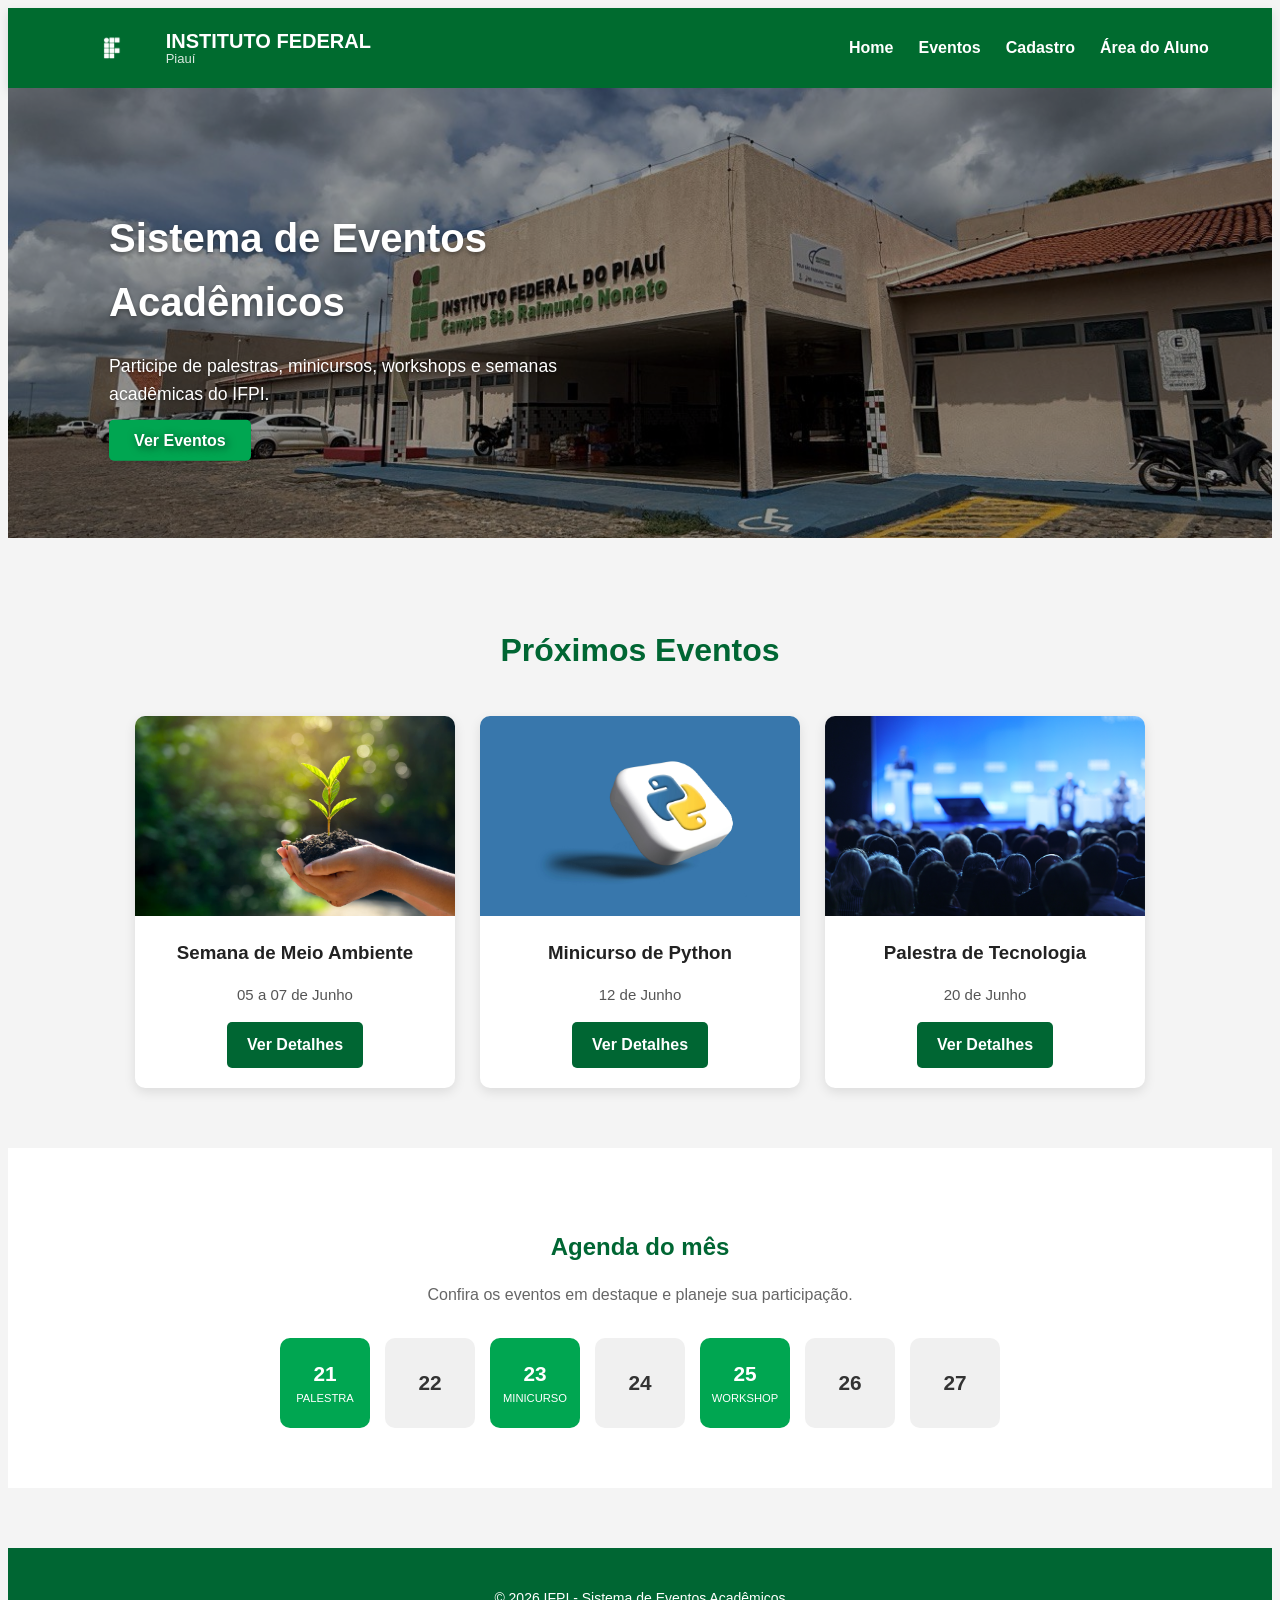
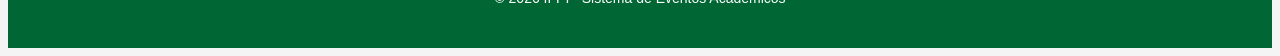
<file: index.html>
<!DOCTYPE html>
<html lang="pt-BR">
<head>
    <meta charset="UTF-8">
    <meta name="viewport" content="width=device-width, initial-scale=1.0">
    <title>Eventos IFPI</title>
    <link rel="stylesheet" href="css/style.css">
</head>
<body>

  
    <header>

<div class="logo">
    <img src="img/logo.png" alt="Logo IFPI">

    <div class="logo-texto">
        <h1>INSTITUTO FEDERAL</h1>
        <h4>Piauí</h4>
    </div>
</div>

        <nav>
            <ul>
                <li><a href="index.html">Home</a></li>
                <li><a href="eventos.html">Eventos</a></li>
                <li><a href="cadastro.html">Cadastro</a></li>
                <li><a href="aluno.html">Área do Aluno</a></li>
            </ul>
        </nav>

    </header>

  
    <section class="banner">

        <img src="img/banner-home.jpg" alt="Banner Principal">

        <div class="banner-texto">
            <h2>Sistema de Eventos Acadêmicos</h2>

            <p>
                Participe de palestras, minicursos, workshops e semanas acadêmicas do IFPI.
            </p>

            <a href="eventos.html">Ver Eventos</a>
        </div>

    </section>

    
    <section class="eventos-destaque">

        <h2>Próximos Eventos</h2>

        <div class="cards">

            <article class="card">

                <img src="img/meio-ambiente.jpg" alt="Semana de Meio Ambiente">

                <h3>Semana de Meio Ambiente</h3>

                <p>05 a 07 de Junho</p>

                <a href="evento-meio-ambiente.html">Ver Detalhes</a>

            </article>

            <article class="card">

                <img src="img/python.jpg" alt="Minicurso de Python">

                <h3>Minicurso de Python</h3>

                <p>12 de Junho</p>

                <a href="evento-python.html">Ver Detalhes</a>

            </article>

            <article class="card">

                <img src="img/Palestra de Tecnologia.webp" alt="Palestra de Tecnologia">

                <h3>Palestra de Tecnologia</h3>

                <p>20 de Junho</p>

                <a href="evento-tecnologia.html">Ver Detalhes</a>

            </article>

        </div>
    </section>

     <section class="calendar-section">
      <div class="section-header">
        <h2>Agenda do mês</h2>
        <p>Confira os eventos em destaque e planeje sua participação.</p>
      </div>
      <div class="calendar-grid">
        <div class="calendar-day highlight">21<br><small>Palestra</small></div>
        <div class="calendar-day">22</div>
        <div class="calendar-day highlight">23<br><small>Minicurso</small></div>
        <div class="calendar-day">24</div>
        <div class="calendar-day highlight">25<br><small>Workshop</small></div>
        <div class="calendar-day">26</div>
        <div class="calendar-day">27</div>
      </div>
    </section>
    
    <footer>

        <p>
            © 2026 IFPI - Sistema de Eventos Acadêmicos
        </p>

    </footer>

</body>
</html>
</file>
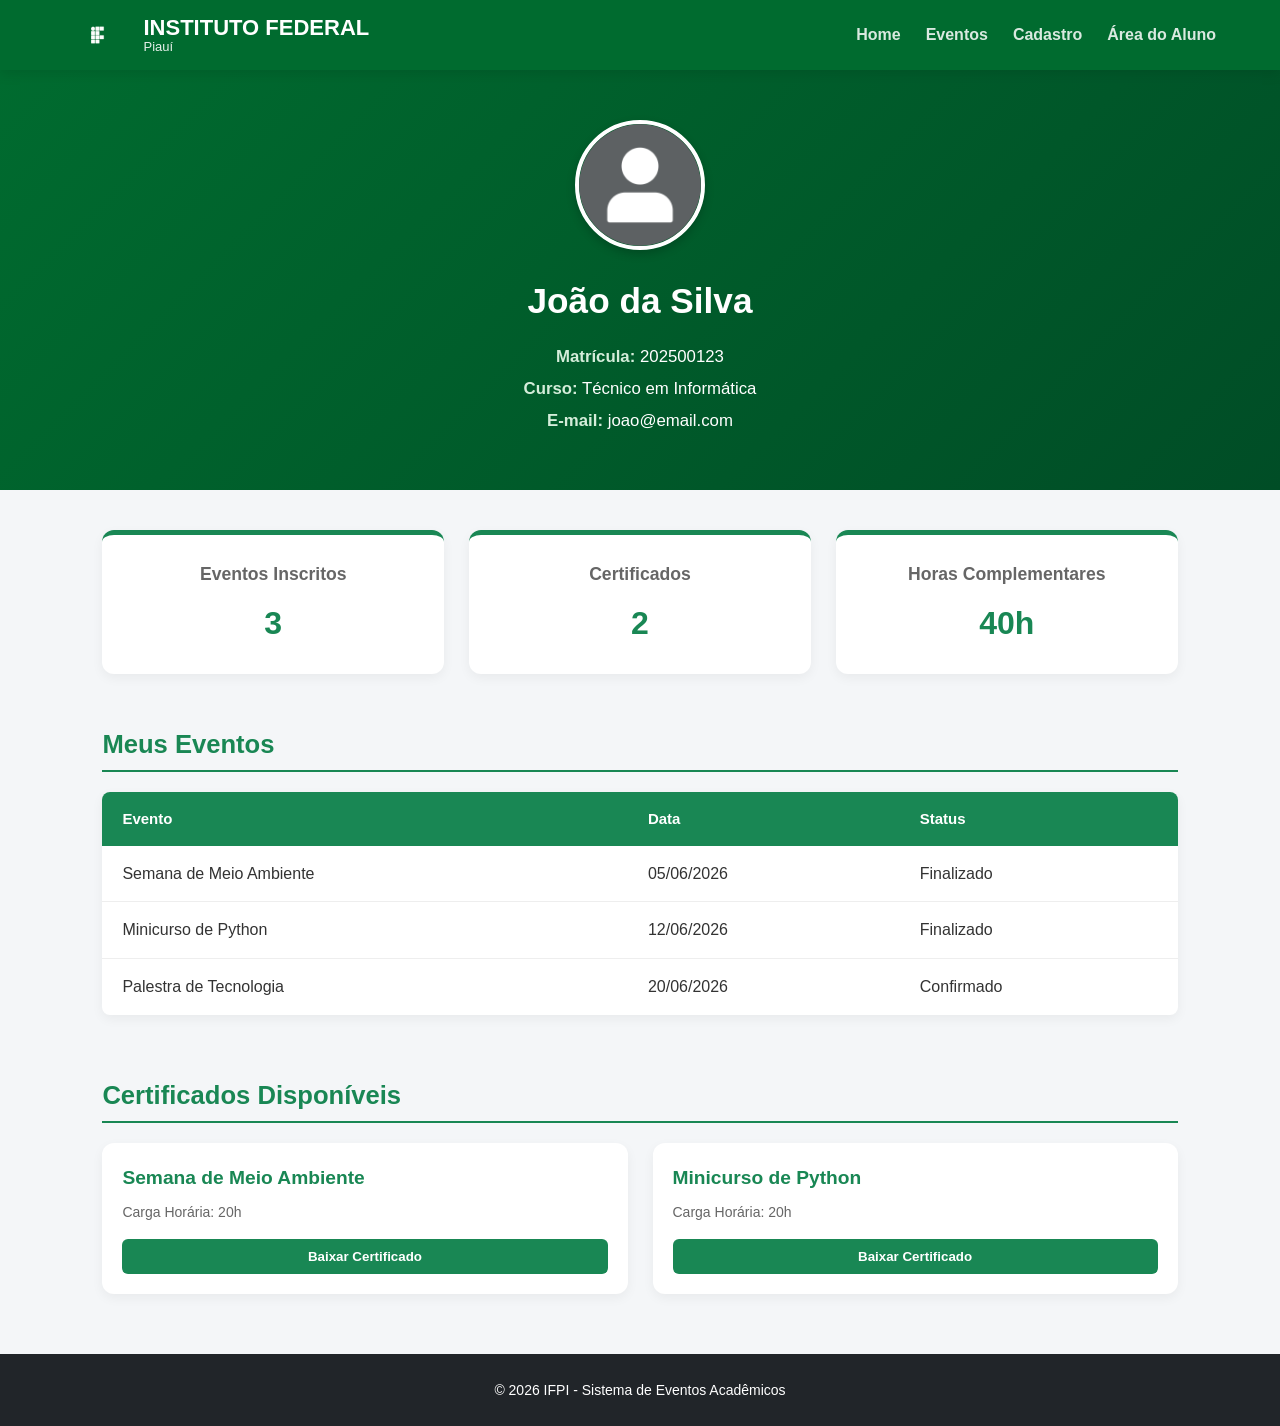
<file: aluno.html>
<!DOCTYPE html>
<html lang="pt-BR">
<head>
    <meta charset="UTF-8">
    <meta name="viewport" content="width=device-width, initial-scale=1.0">
    <title>Área do Aluno - IFPI</title>

    <link rel="stylesheet" href="css/aluno.css">
</head>
<body>

   
    <header>

      <div class="logo">
    <img src="img/logo.png" alt="Logo IFPI">

    <div class="logo-texto">
        <h1>INSTITUTO FEDERAL</h1>
        <h4>Piauí</h4>
    </div>

        <nav>
            <ul>
                <li><a href="index.html">Home</a></li>
                <li><a href="eventos.html">Eventos</a></li>
                <li><a href="cadastro.html">Cadastro</a></li>
                <li><a href="aluno.html">Área do Aluno</a></li>
            </ul>
        </nav>

    </header>

    <section class="perfil-aluno">

        <img src="img/perfil.png" alt="Foto do aluno">

        <h2>João da Silva</h2>

        <p><strong>Matrícula:</strong> 202500123</p>

        <p><strong>Curso:</strong> Técnico em Informática</p>

        <p><strong>E-mail:</strong> joao@email.com</p>

    </section>

    
    <section class="resumo">

        <div class="card-resumo">
            <h3>Eventos Inscritos</h3>
            <p>3</p>
        </div>

        <div class="card-resumo">
            <h3>Certificados</h3>
            <p>2</p>
        </div>

        <div class="card-resumo">
            <h3>Horas Complementares</h3>
            <p>40h</p>
        </div>

    </section>

    
   <section class="inscricoes">

        <h2>Meus Eventos</h2>

        <table>
            <thead>
                <tr>
                    <th>Evento</th>
                    <th>Data</th>
                    <th>Status</th>
                </tr>
            </thead>
            
            <tbody>
                <tr>
                    <td data-label="Evento">Semana de Meio Ambiente</td>
                    <td data-label="Data">05/06/2026</td>
                    <td data-label="Status">Finalizado</td>
                </tr>

                <tr>
                    <td data-label="Evento">Minicurso de Python</td>
                    <td data-label="Data">12/06/2026</td>
                    <td data-label="Status">Finalizado</td>
                </tr>

                <tr>
                    <td data-label="Evento">Palestra de Tecnologia</td>
                    <td data-label="Data">20/06/2026</td>
                    <td data-label="Status">Confirmado</td>
                </tr>
            </tbody>

        </table>

    </section>

    
    <section class="certificados">

        <h2>Certificados Disponíveis</h2>

        <div class="lista-certificados">

            <article class="certificado">

                <h3>Semana de Meio Ambiente</h3>

                <p>Carga Horária: 20h</p>

                <button><a href="img/certificado1.png" download>Baixar Certificado</a></button>

            </article>

            <article class="certificado">

                <h3>Minicurso de Python</h3>

                <p>Carga Horária: 20h</p>

                <button><a href="img/certificado2.png" download>Baixar Certificado</a></button>

            </article>

        </div>

    </section>

    
    <footer>

        <p>
            © 2026 IFPI - Sistema de Eventos Acadêmicos
        </p>

    </footer>

</body>
</html>
</file>
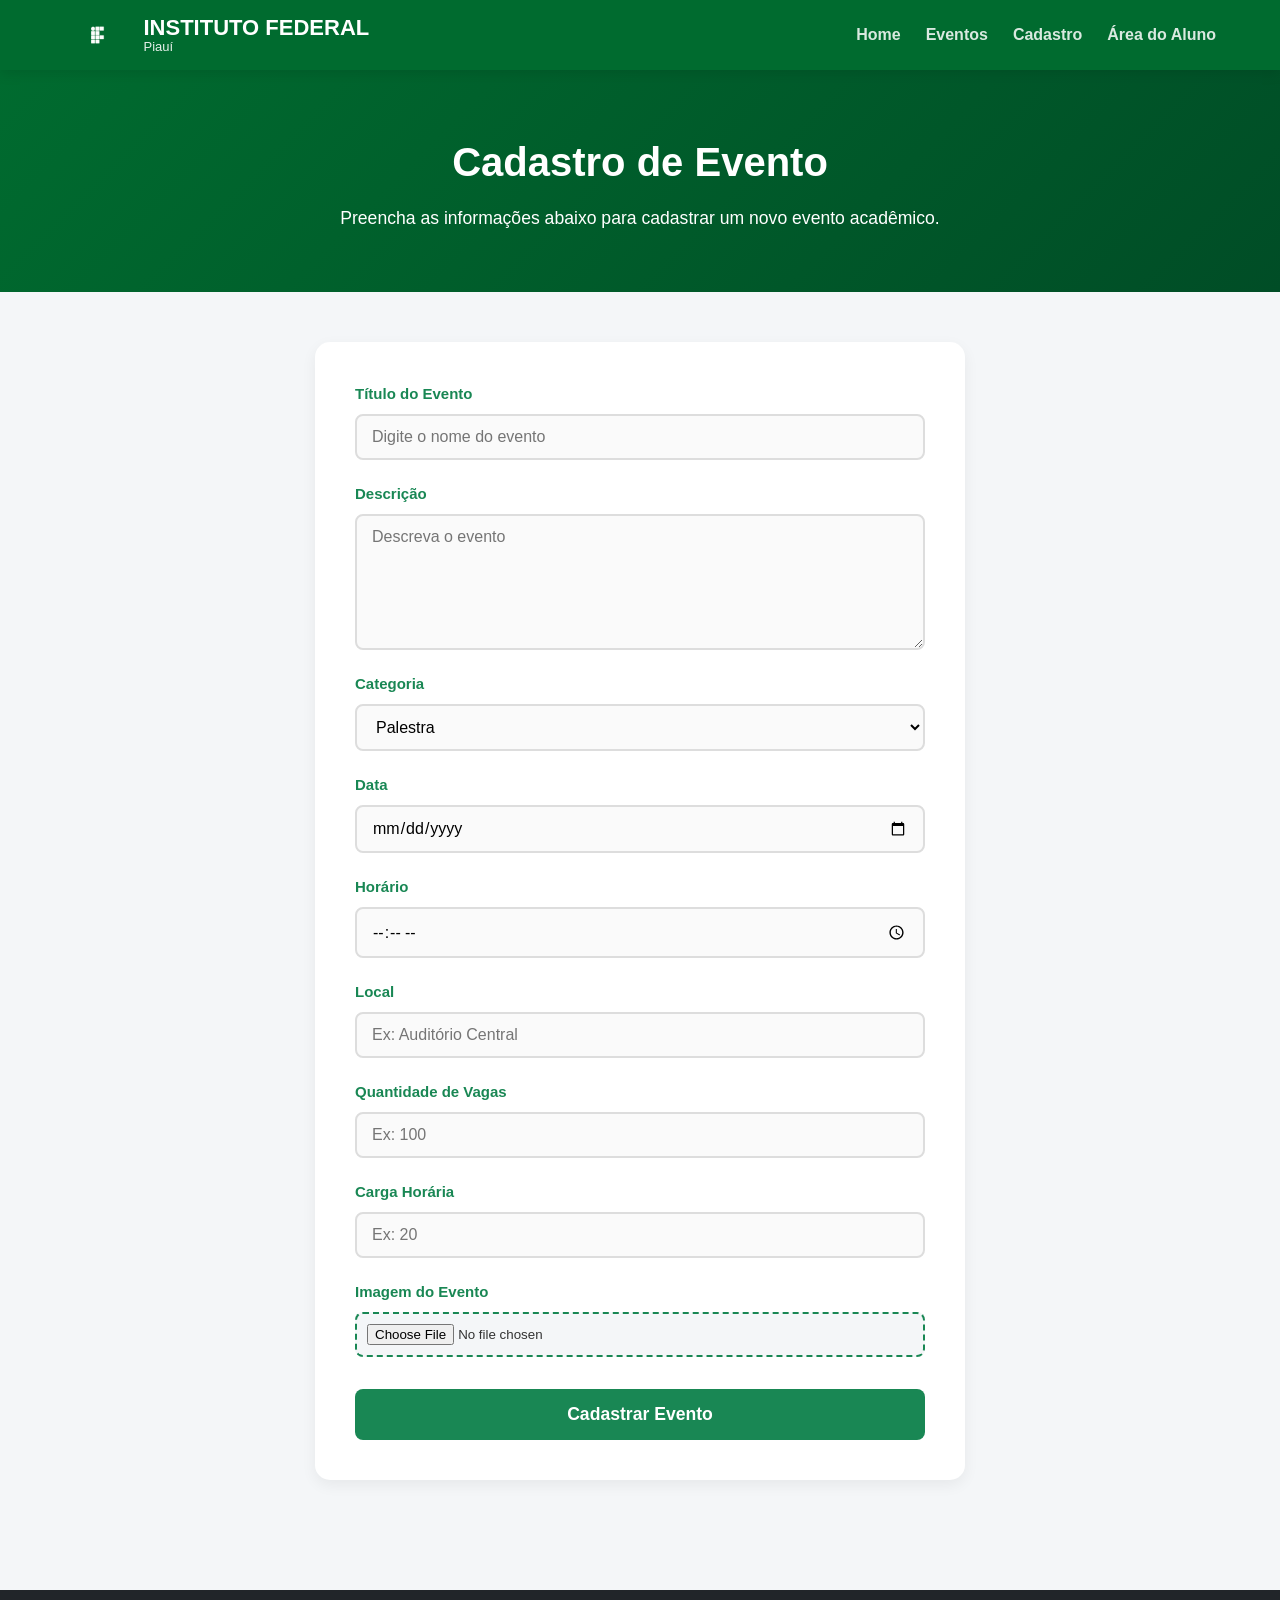
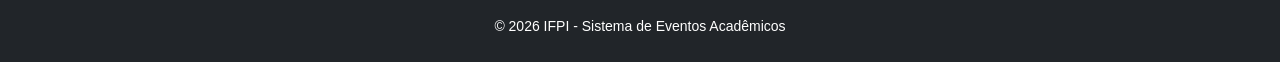
<file: cadastro.html>
<!DOCTYPE html>
<html lang="pt-BR">
<head>
    <meta charset="UTF-8">
    <meta name="viewport" content="width=device-width, initial-scale=1.0">
    <title>Cadastro de Eventos - IFPI</title>

    <link rel="stylesheet" href="css/cadastro.css">
</head>
<body>

    
    <header>

     <div class="logo">
    <img src="img/logo.png" alt="Logo IFPI">

    <div class="logo-texto">
        <h1>INSTITUTO FEDERAL</h1>
        <h4>Piauí</h4>
    </div>

        <nav>
            <ul>
                <li><a href="index.html">Home</a></li>
                <li><a href="eventos.html">Eventos</a></li>
                <li><a href="cadastro.html">Cadastro</a></li>
                <li><a href="aluno.html">Área do Aluno</a></li>
            </ul>
        </nav>

    </header>

   
    <section class="titulo-pagina">

        <h2>Cadastro de Evento</h2>

        <p>
            Preencha as informações abaixo para cadastrar um novo evento acadêmico.
        </p>

    </section>

   
    <section class="cadastro-evento">

        <form>

            <div class="campo">
                <label for="titulo">Título do Evento</label>
                <input type="text" id="titulo" placeholder="Digite o nome do evento">
            </div>

            <div class="campo">
                <label for="descricao">Descrição</label>
                <textarea id="descricao" rows="6" placeholder="Descreva o evento"></textarea>
            </div>

            <div class="campo">
                <label for="categoria">Categoria</label>

                <select id="categoria">
                    <option>Palestra</option>
                    <option>Workshop</option>
                    <option>Minicurso</option>
                    <option>Semana Acadêmica</option>
                    <option>Seminário</option>
                </select>
            </div>

            <div class="campo">
                <label for="data">Data</label>
                <input type="date" id="data">
            </div>

            <div class="campo">
                <label for="hora">Horário</label>
                <input type="time" id="hora">
            </div>

            <div class="campo">
                <label for="local">Local</label>
                <input type="text" id="local" placeholder="Ex: Auditório Central">
            </div>

            <div class="campo">
                <label for="vagas">Quantidade de Vagas</label>
                <input type="number" id="vagas" placeholder="Ex: 100">
            </div>

            <div class="campo">
                <label for="carga">Carga Horária</label>
                <input type="number" id="carga" placeholder="Ex: 20">
            </div>

            <div class="campo">
                <label for="imagem">Imagem do Evento</label>
                <input type="file" id="imagem">
            </div>

            <div class="campo">
                <button type="submit">
                    Cadastrar Evento
                </button>
            </div>

        </form>

    </section>

    
    <footer>

        <p>
            © 2026 IFPI - Sistema de Eventos Acadêmicos
        </p>

    </footer>

</body>
</html>
</file>
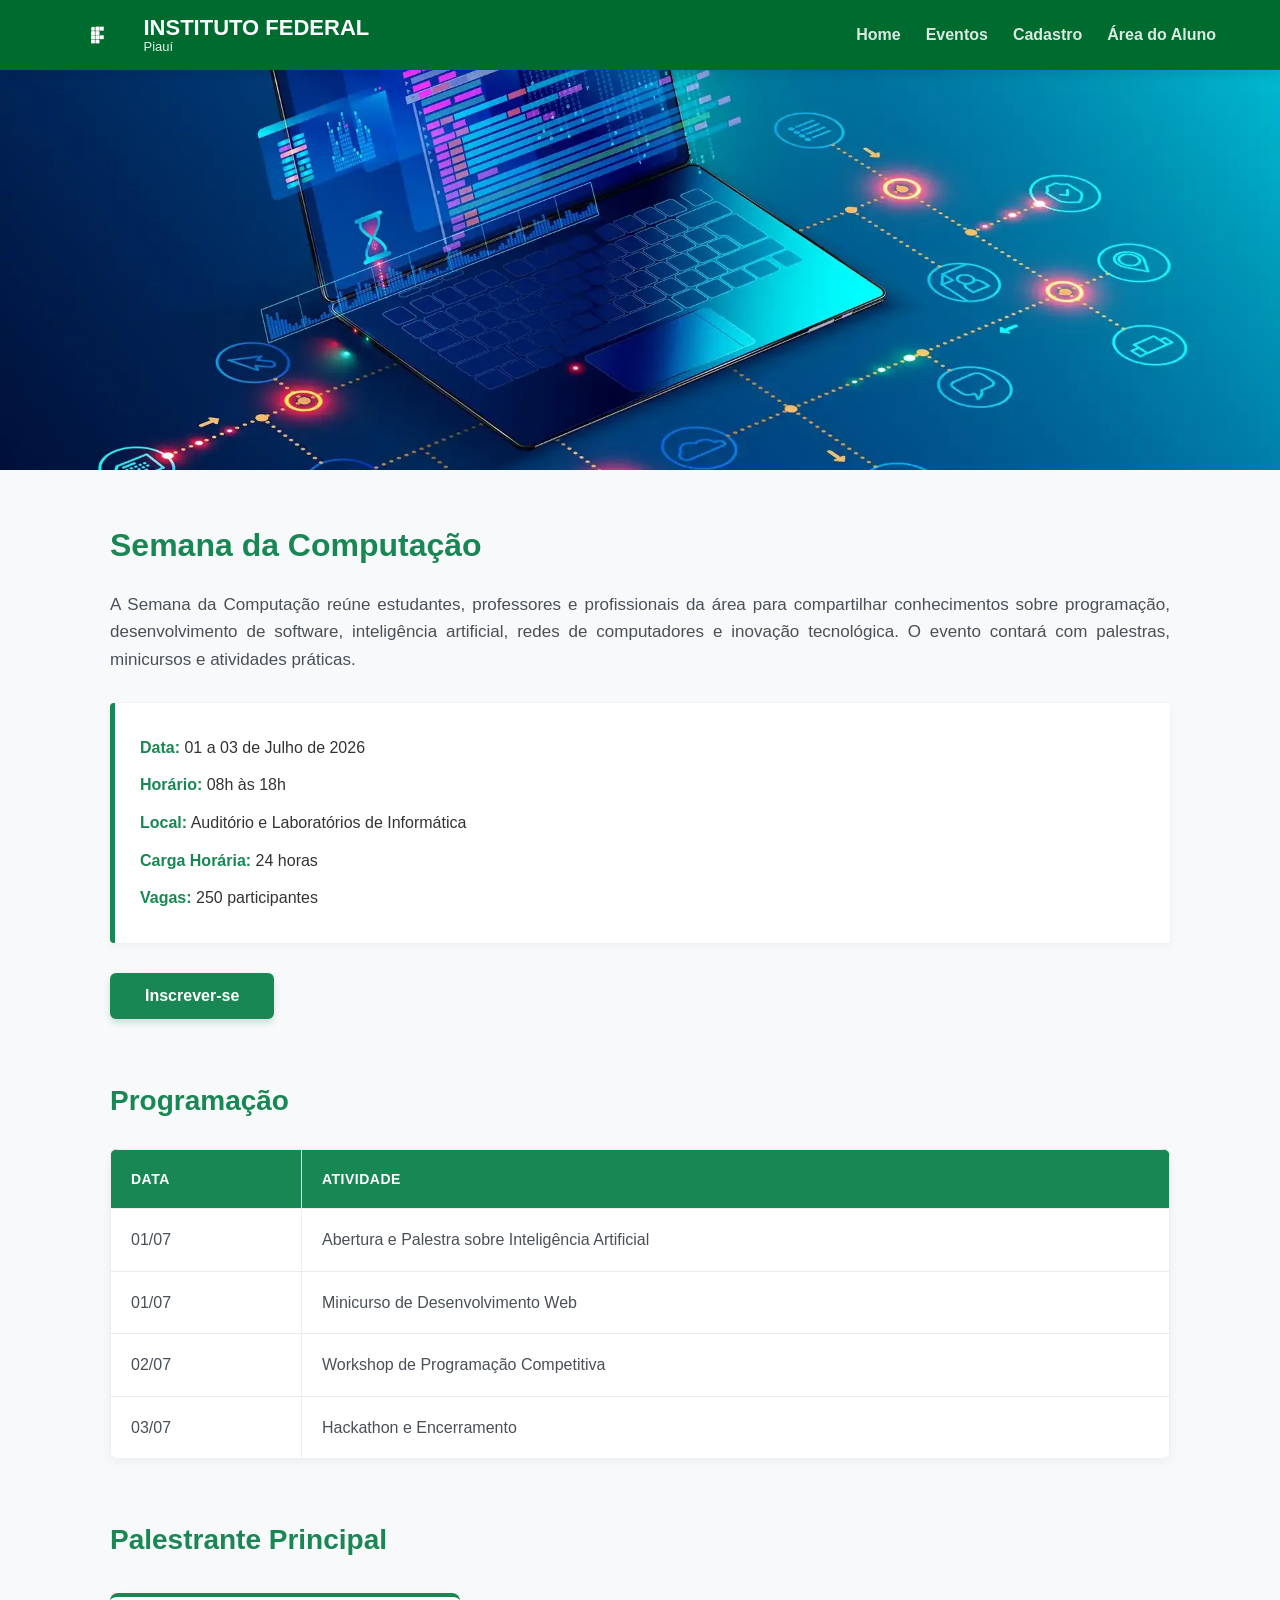
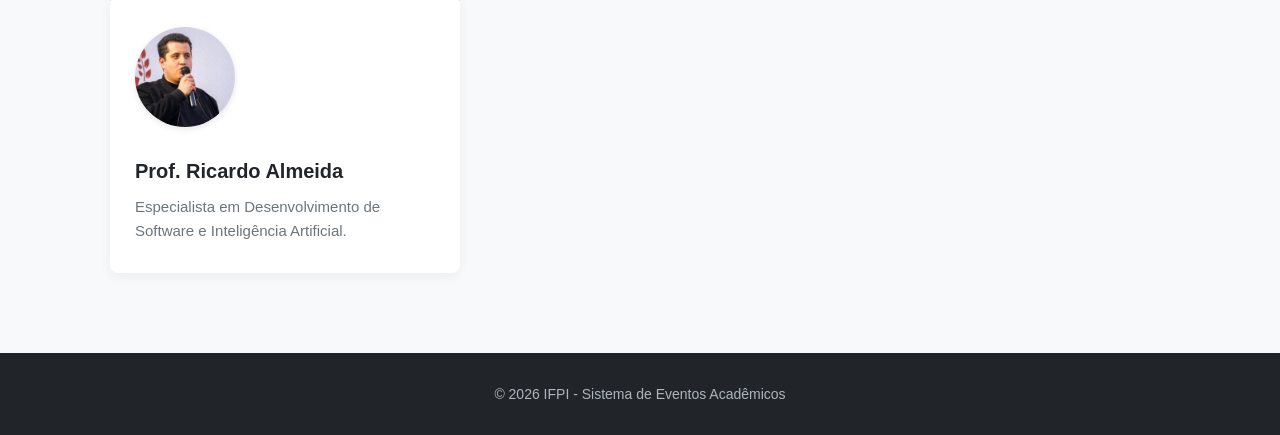
<file: evento-computacao.html>
<!DOCTYPE html>

<html lang="pt-BR">
<head>
    <meta charset="UTF-8">
    <meta name="viewport" content="width=device-width, initial-scale=1.0">
    <title>Semana da Computação - IFPI</title>


<link rel="stylesheet" href="css/eventos.css">

</head>
<body>


<header>

   <div class="logo">
    <img src="img/logo.png" alt="Logo IFPI">

    <div class="logo-texto">
        <h1>INSTITUTO FEDERAL</h1>
        <h4>Piauí</h4>
    </div>

    <nav>
        <ul>
            <li><a href="index.html">Home</a></li>
            <li><a href="eventos.html">Eventos</a></li>
            <li><a href="cadastro.html">Cadastro</a></li>
            <li><a href="aluno.html">Área do Aluno</a></li>
        </ul>
    </nav>

</header>


<section class="banner-evento">

    <img src="img/computação.jpg" alt="Semana da Computação">

</section>


<section class="informacoes-evento">

    <h2>Semana da Computação</h2>

    <p>
        A Semana da Computação reúne estudantes, professores e profissionais
        da área para compartilhar conhecimentos sobre programação,
        desenvolvimento de software, inteligência artificial, redes de
        computadores e inovação tecnológica. O evento contará com palestras,
        minicursos e atividades práticas.
    </p>

    <div class="dados-evento">

        <p><strong>Data:</strong> 01 a 03 de Julho de 2026</p>

        <p><strong>Horário:</strong> 08h às 18h</p>

        <p><strong>Local:</strong> Auditório e Laboratórios de Informática</p>

        <p><strong>Carga Horária:</strong> 24 horas</p>

        <p><strong>Vagas:</strong> 250 participantes</p>

    </div>

    <button>Inscrever-se</button>

</section>


<section class="programacao">

    <h2>Programação</h2>

    <table border="1">

        <tr>
            <th>Data</th>
            <th>Atividade</th>
        </tr>

        <tr>
            <td>01/07</td>
            <td>Abertura e Palestra sobre Inteligência Artificial</td>
        </tr>

        <tr>
            <td>01/07</td>
            <td>Minicurso de Desenvolvimento Web</td>
        </tr>

        <tr>
            <td>02/07</td>
            <td>Workshop de Programação Competitiva</td>
        </tr>

        <tr>
            <td>03/07</td>
            <td>Hackathon e Encerramento</td>
        </tr>

    </table>

</section>


<section class="palestrantes">

    <h2>Palestrante Principal</h2>

    <div class="lista-palestrantes">

        <article class="palestrante">

            <img src="img/ricardo.png" alt="Palestrante">

            <h3>Prof. Ricardo Almeida</h3>

            <p>Especialista em Desenvolvimento de Software e Inteligência Artificial.</p>

        </article>

    </div>

</section>


<footer>

    <p>
        © 2026 IFPI - Sistema de Eventos Acadêmicos
    </p>

</footer>


</body>
</html>
</file>
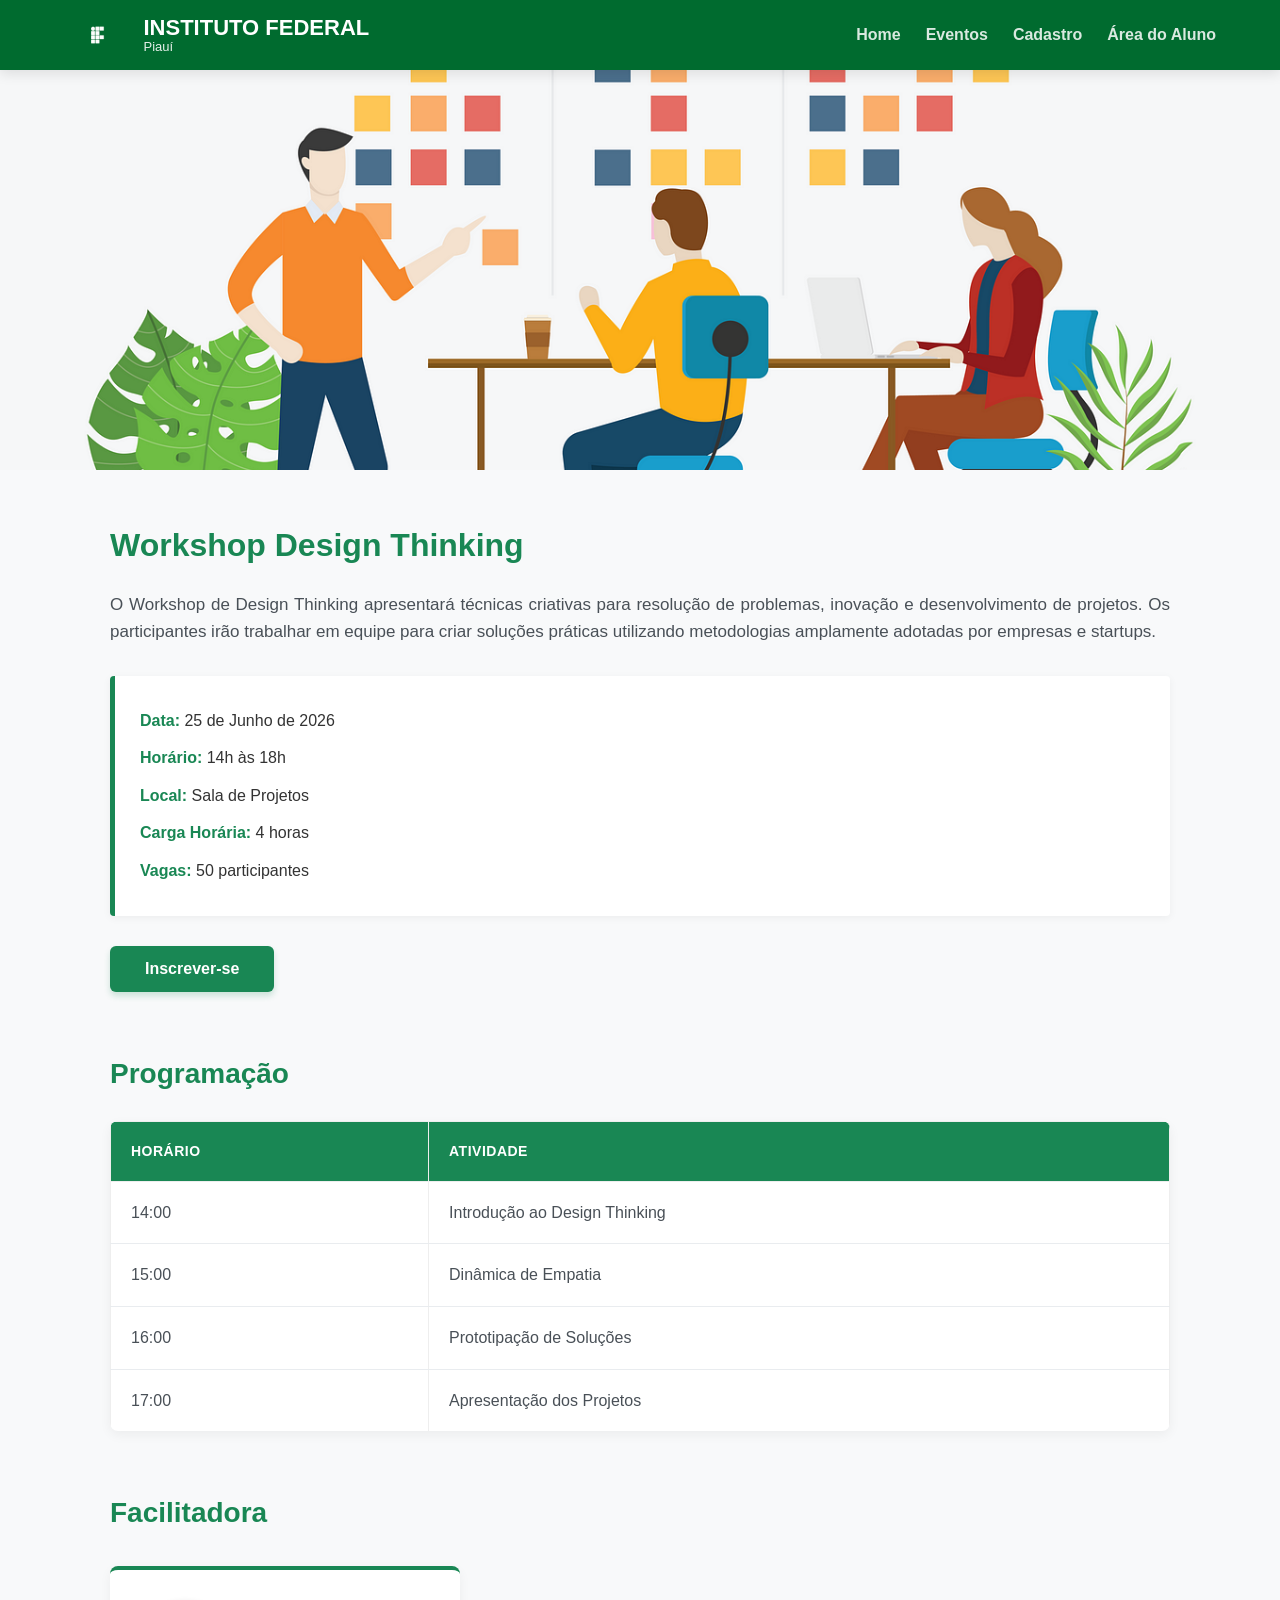
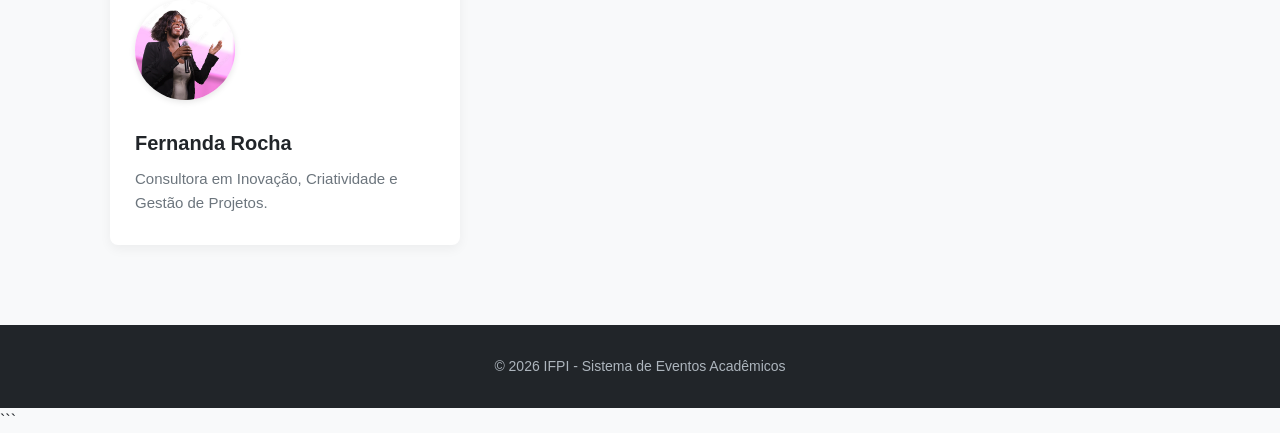
<file: evento-design-thinking.html>
<!DOCTYPE html>

<html lang="pt-BR">
<head>
    <meta charset="UTF-8">
    <meta name="viewport" content="width=device-width, initial-scale=1.0">
    <title>Workshop Design Thinking - IFPI</title>


<link rel="stylesheet" href="css/eventos.css">


</head>
<body>



<header>

    <div class="logo">
    <img src="img/logo.png" alt="Logo IFPI">

    <div class="logo-texto">
        <h1>INSTITUTO FEDERAL</h1>
        <h4>Piauí</h4>
    </div>

    <nav>
        <ul>
            <li><a href="index.html">Home</a></li>
            <li><a href="eventos.html">Eventos</a></li>
            <li><a href="cadastro.html">Cadastro</a></li>
            <li><a href="aluno.html">Área do Aluno</a></li>
        </ul>
    </nav>

</header>


<section class="banner-evento">

    <img src="img/Workshops.png" alt="Workshop Design Thinking">

</section>


<section class="informacoes-evento">

    <h2>Workshop Design Thinking</h2>

    <p>
        O Workshop de Design Thinking apresentará técnicas criativas para
        resolução de problemas, inovação e desenvolvimento de projetos.
        Os participantes irão trabalhar em equipe para criar soluções
        práticas utilizando metodologias amplamente adotadas por empresas
        e startups.
    </p>

    <div class="dados-evento">

        <p><strong>Data:</strong> 25 de Junho de 2026</p>

        <p><strong>Horário:</strong> 14h às 18h</p>

        <p><strong>Local:</strong> Sala de Projetos</p>

        <p><strong>Carga Horária:</strong> 4 horas</p>

        <p><strong>Vagas:</strong> 50 participantes</p>

    </div>

    <button>Inscrever-se</button>

</section>


<section class="programacao">

    <h2>Programação</h2>

    <table border="1">

        <tr>
            <th>Horário</th>
            <th>Atividade</th>
        </tr>

        <tr>
            <td>14:00</td>
            <td>Introdução ao Design Thinking</td>
        </tr>

        <tr>
            <td>15:00</td>
            <td>Dinâmica de Empatia</td>
        </tr>

        <tr>
            <td>16:00</td>
            <td>Prototipação de Soluções</td>
        </tr>

        <tr>
            <td>17:00</td>
            <td>Apresentação dos Projetos</td>
        </tr>

    </table>

</section>


<section class="palestrantes">

    <h2>Facilitadora</h2>

    <div class="lista-palestrantes">

        <article class="palestrante">

            <img src="img/fernanda.png" alt="Facilitadora">

            <h3>Fernanda Rocha</h3>

            <p>Consultora em Inovação, Criatividade e Gestão de Projetos.</p>

        </article>

    </div>

</section>


<footer>

    <p>
        © 2026 IFPI - Sistema de Eventos Acadêmicos
    </p>

</footer>
```

</body>
</html>
</file>
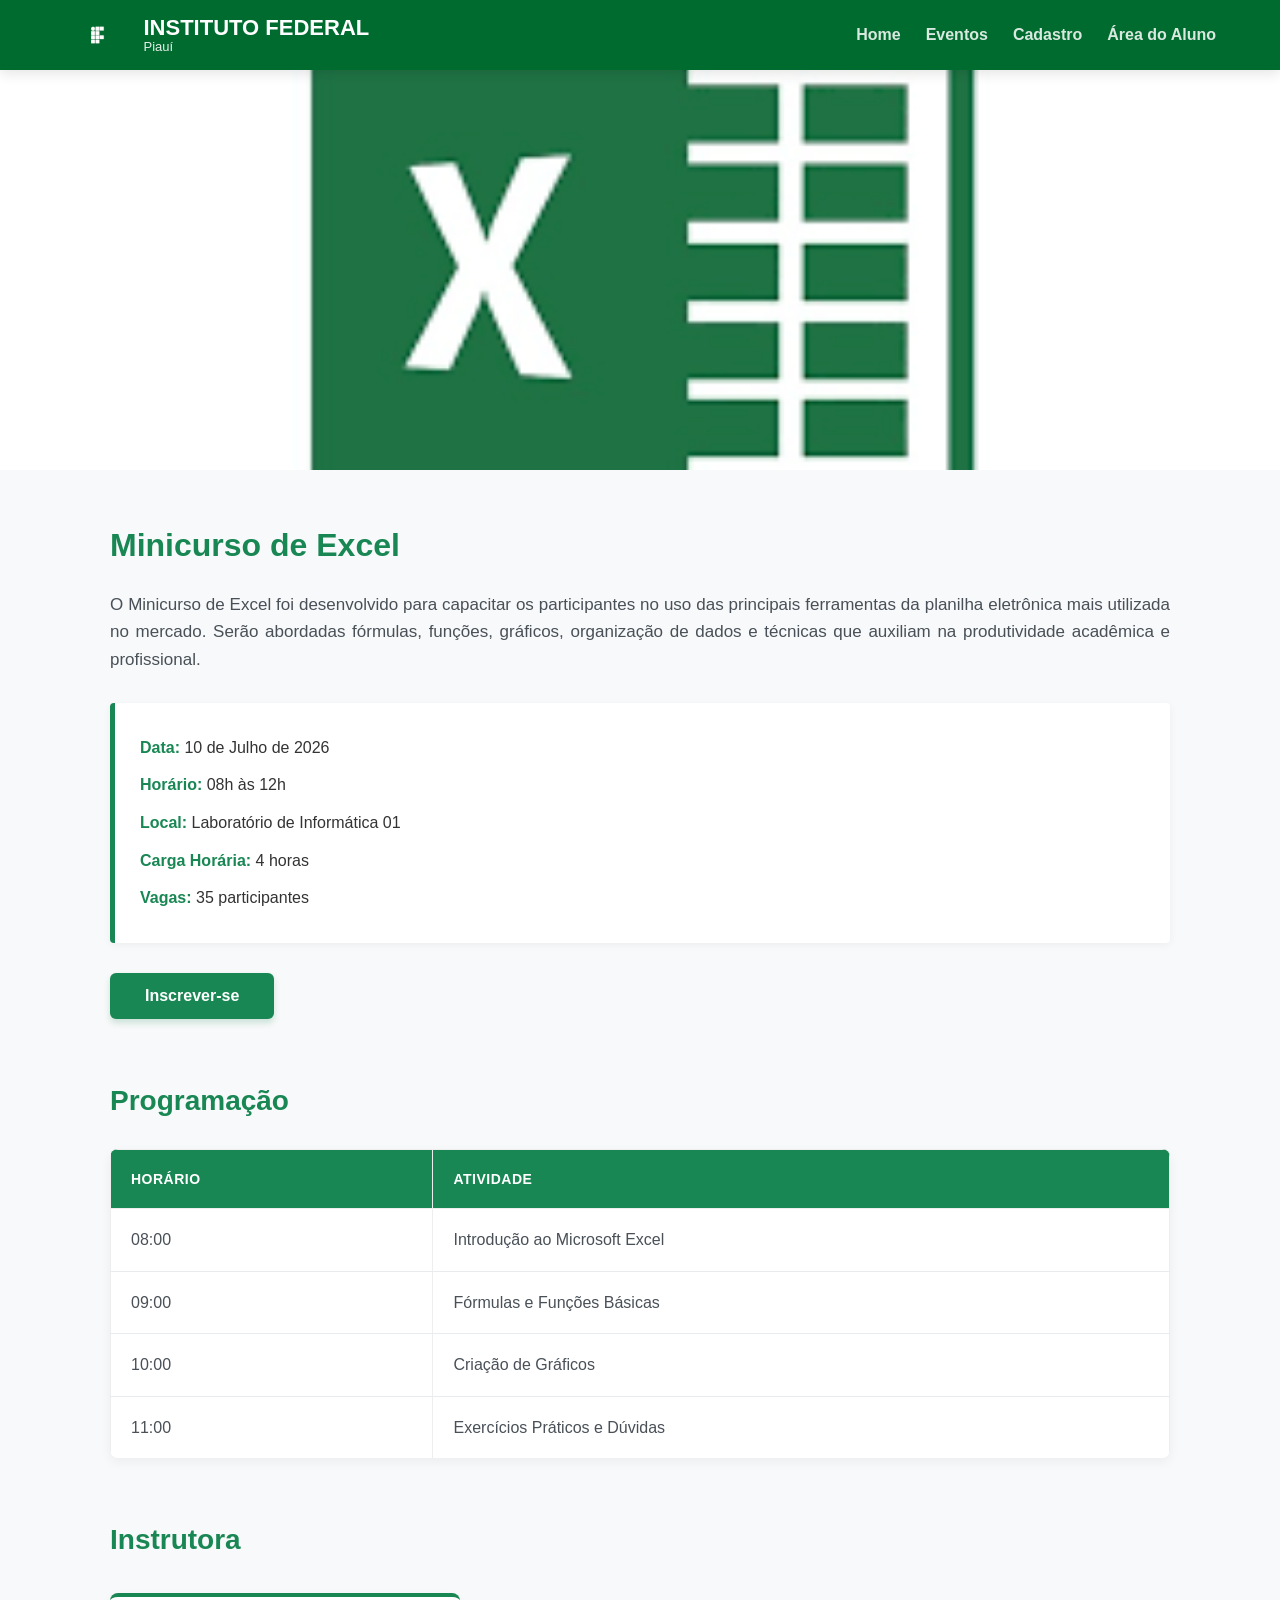
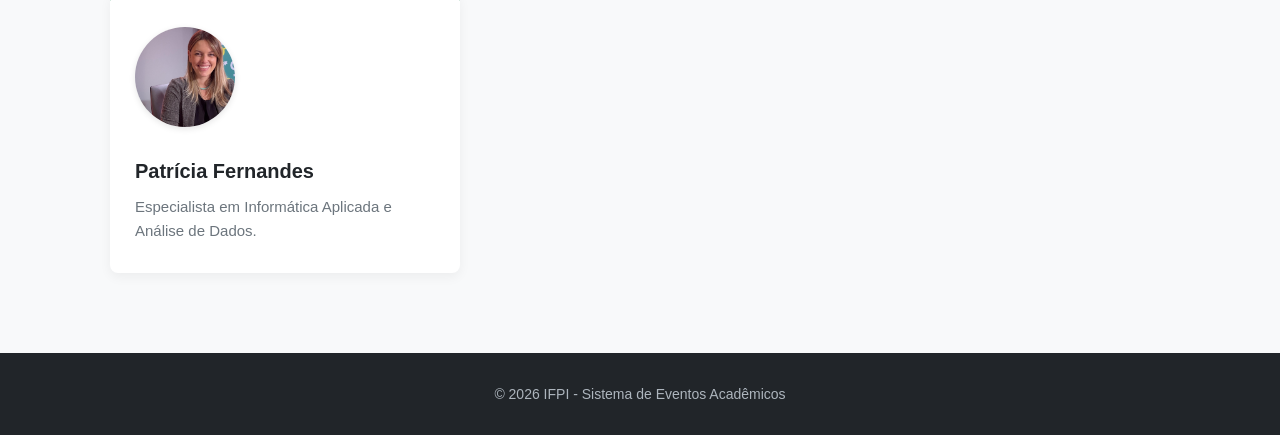
<file: evento-excel.html>
<!DOCTYPE html>

<html lang="pt-BR">
<head>
    <meta charset="UTF-8">
    <meta name="viewport" content="width=device-width, initial-scale=1.0">
    <title>Minicurso de Excel - IFPI</title>


<link rel="stylesheet" href="css/eventos.css">


</head>
<body>



<header>

    <div class="logo">
    <img src="img/logo.png" alt="Logo IFPI">

    <div class="logo-texto">
        <h1>INSTITUTO FEDERAL</h1>
        <h4>Piauí</h4>
    </div>

    <nav>
        <ul>
            <li><a href="index.html">Home</a></li>
            <li><a href="eventos.html">Eventos</a></li>
            <li><a href="cadastro.html">Cadastro</a></li>
            <li><a href="aluno.html">Área do Aluno</a></li>
        </ul>
    </nav>

</header>

<section class="banner-evento">

    <img src="img/excel.png" alt="Minicurso de Excel">

</section>


<section class="informacoes-evento">

    <h2>Minicurso de Excel</h2>

    <p>
        O Minicurso de Excel foi desenvolvido para capacitar os participantes
        no uso das principais ferramentas da planilha eletrônica mais utilizada
        no mercado. Serão abordadas fórmulas, funções, gráficos, organização de
        dados e técnicas que auxiliam na produtividade acadêmica e profissional.
    </p>

    <div class="dados-evento">

        <p><strong>Data:</strong> 10 de Julho de 2026</p>

        <p><strong>Horário:</strong> 08h às 12h</p>

        <p><strong>Local:</strong> Laboratório de Informática 01</p>

        <p><strong>Carga Horária:</strong> 4 horas</p>

        <p><strong>Vagas:</strong> 35 participantes</p>

    </div>

    <button>Inscrever-se</button>

</section>


<section class="programacao">

    <h2>Programação</h2>

    <table border="1">

        <tr>
            <th>Horário</th>
            <th>Atividade</th>
        </tr>

        <tr>
            <td>08:00</td>
            <td>Introdução ao Microsoft Excel</td>
        </tr>

        <tr>
            <td>09:00</td>
            <td>Fórmulas e Funções Básicas</td>
        </tr>

        <tr>
            <td>10:00</td>
            <td>Criação de Gráficos</td>
        </tr>

        <tr>
            <td>11:00</td>
            <td>Exercícios Práticos e Dúvidas</td>
        </tr>

    </table>

</section>


<section class="palestrantes">

    <h2>Instrutora</h2>

    <div class="lista-palestrantes">

        <article class="palestrante">

            <img src="img/patricia.png" alt="Instrutora">

            <h3>Patrícia Fernandes</h3>

            <p>Especialista em Informática Aplicada e Análise de Dados.</p>

        </article>

    </div>

</section>


<footer>

    <p>
        © 2026 IFPI - Sistema de Eventos Acadêmicos
    </p>

</footer>


</body>
</html>
</file>
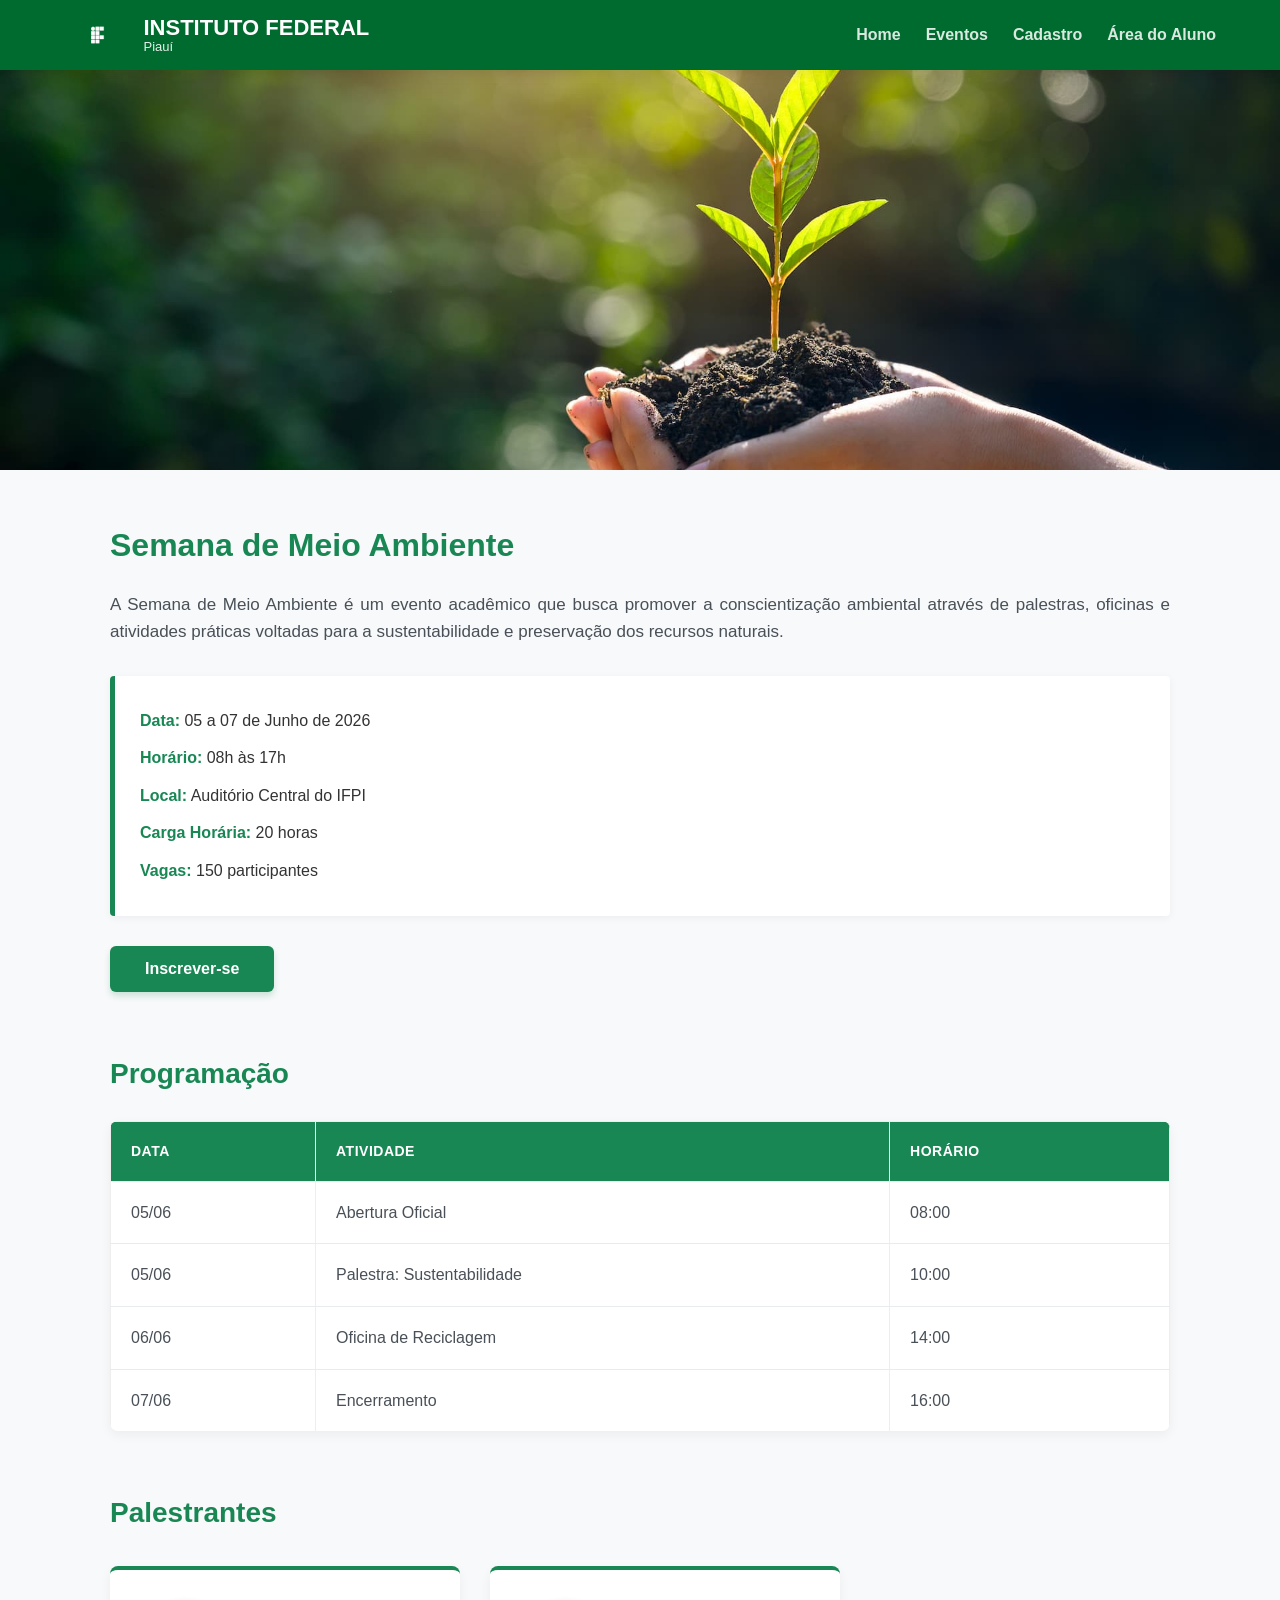
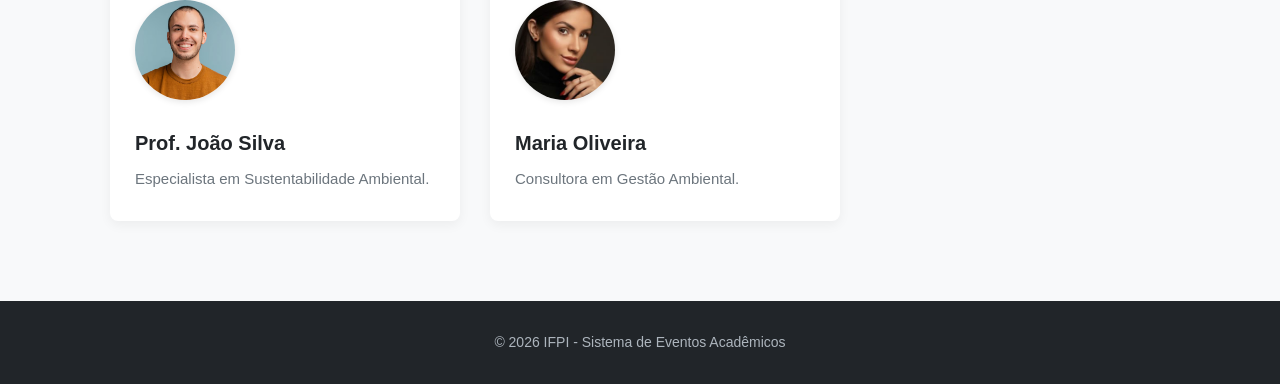
<file: evento-meio-ambiente.html>
<!DOCTYPE html>
<html lang="pt-BR">
<head>
    <meta charset="UTF-8">
    <meta name="viewport" content="width=device-width, initial-scale=1.0">
    <title>Detalhes do Evento - IFPI</title>

    <link rel="stylesheet" href="css/eventos.css">
</head>
<body>

    
    <header>

        <div class="logo">
    <img src="img/logo.png" alt="Logo IFPI">

    <div class="logo-texto">
        <h1>INSTITUTO FEDERAL</h1>
        <h4>Piauí</h4>
    </div>

        <nav>
            <ul>
                <li><a href="index.html">Home</a></li>
                <li><a href="eventos.html">Eventos</a></li>
                <li><a href="cadastro.html">Cadastro</a></li>
                <li><a href="aluno.html">Área do Aluno</a></li>
            </ul>
        </nav>

    </header>

    
    <section class="banner-evento">

        <img src="img/meio-ambiente.jpg" alt="Semana de Meio Ambiente">

    </section>

    
    <section class="informacoes-evento">

        <h2>Semana de Meio Ambiente</h2>

        <p>
            A Semana de Meio Ambiente é um evento acadêmico que busca promover
            a conscientização ambiental através de palestras, oficinas e atividades
            práticas voltadas para a sustentabilidade e preservação dos recursos naturais.
        </p>

        <div class="dados-evento">

            <p><strong>Data:</strong> 05 a 07 de Junho de 2026</p>

            <p><strong>Horário:</strong> 08h às 17h</p>

            <p><strong>Local:</strong> Auditório Central do IFPI</p>

            <p><strong>Carga Horária:</strong> 20 horas</p>

            <p><strong>Vagas:</strong> 150 participantes</p>

        </div>

        <button>Inscrever-se</button>

    </section>

    
    <section class="programacao">

        <h2>Programação</h2>

        <table border="1">

            <tr>
                <th>Data</th>
                <th>Atividade</th>
                <th>Horário</th>
            </tr>

            <tr>
                <td>05/06</td>
                <td>Abertura Oficial</td>
                <td>08:00</td>
            </tr>

            <tr>
                <td>05/06</td>
                <td>Palestra: Sustentabilidade</td>
                <td>10:00</td>
            </tr>

            <tr>
                <td>06/06</td>
                <td>Oficina de Reciclagem</td>
                <td>14:00</td>
            </tr>

            <tr>
                <td>07/06</td>
                <td>Encerramento</td>
                <td>16:00</td>
            </tr>

        </table>

    </section>

    
    <section class="palestrantes">

        <h2>Palestrantes</h2>

        <div class="lista-palestrantes">

            <article class="palestrante">

                <img src="img/joao.png" alt="Palestrante">

                <h3>Prof. João Silva</h3>

                <p>Especialista em Sustentabilidade Ambiental.</p>

            </article>

            <article class="palestrante">

                <img src="img/maria.png" alt="Palestrante">

                <h3>Maria Oliveira</h3>

                <p>Consultora em Gestão Ambiental.</p>

            </article>

        </div>

    </section>

    
    <footer>

        <p>
            © 2026 IFPI - Sistema de Eventos Acadêmicos
        </p>

    </footer>

</body>
</html>
</file>
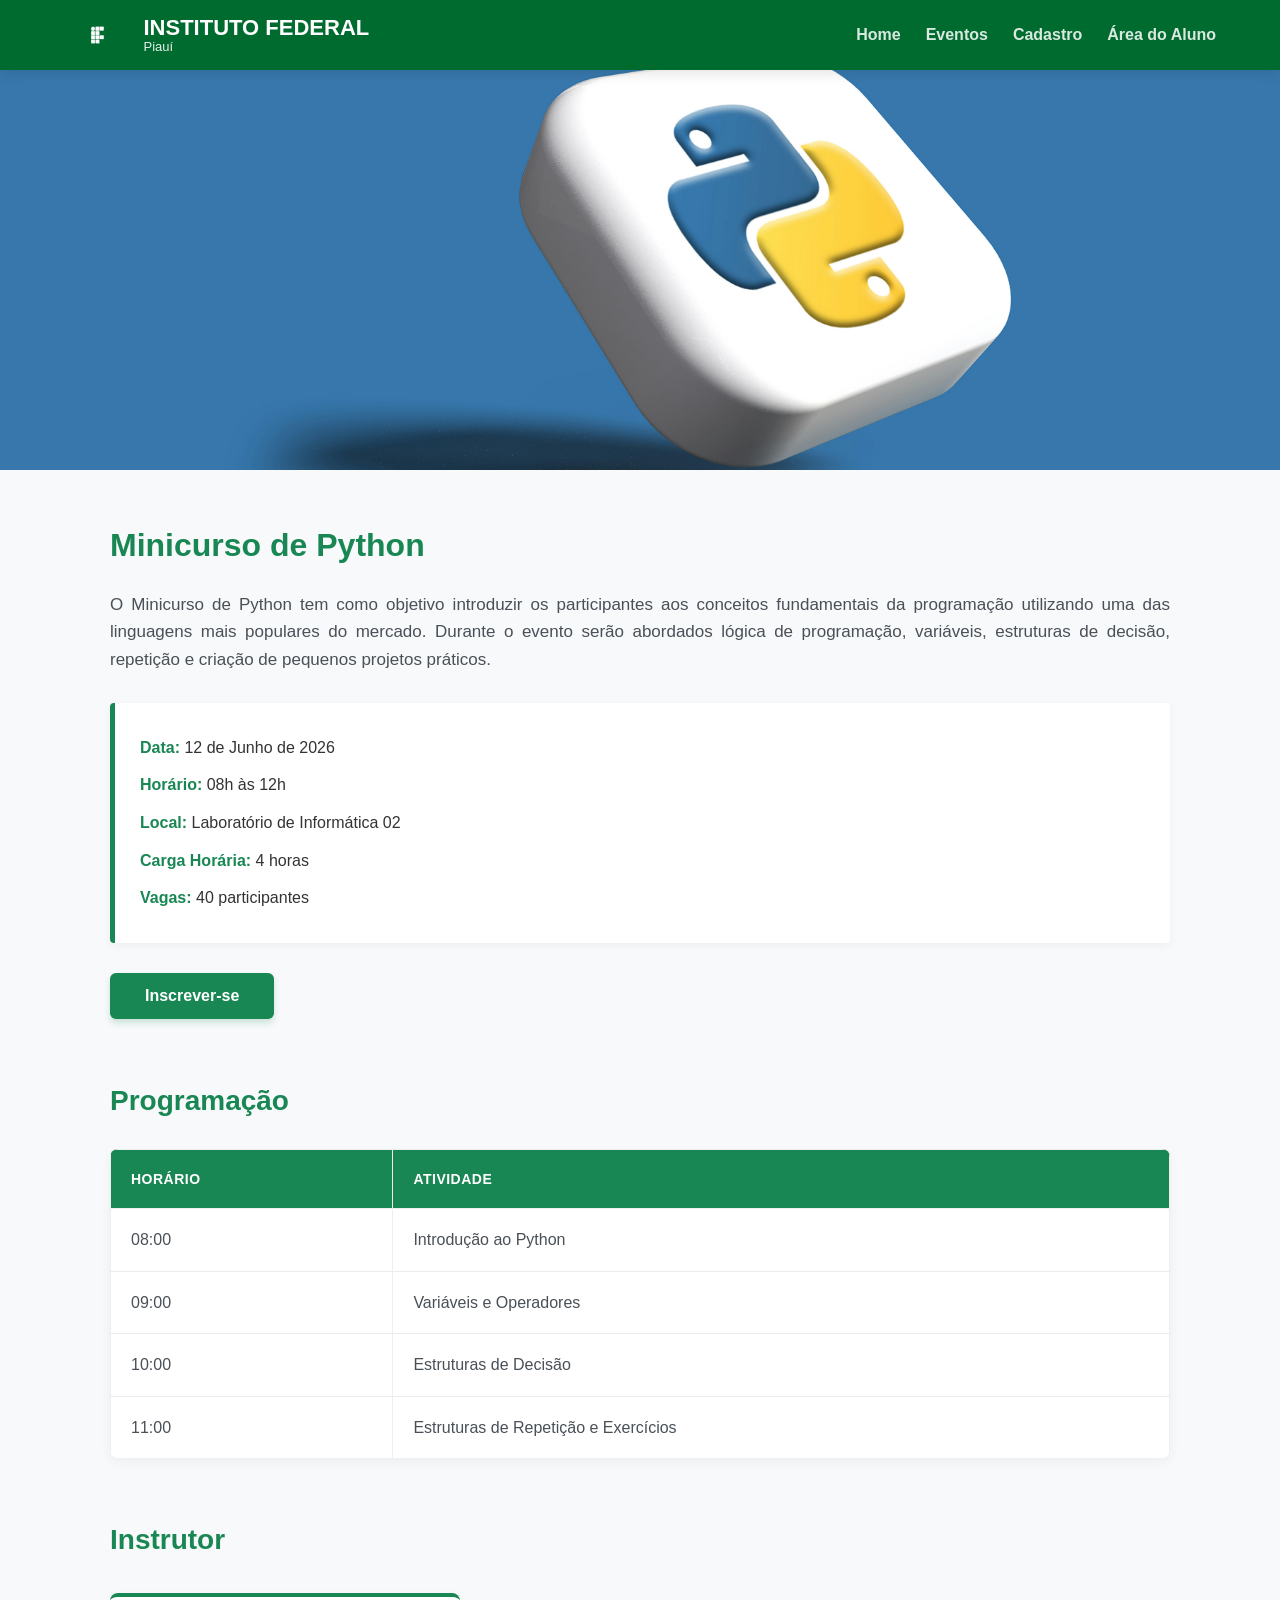
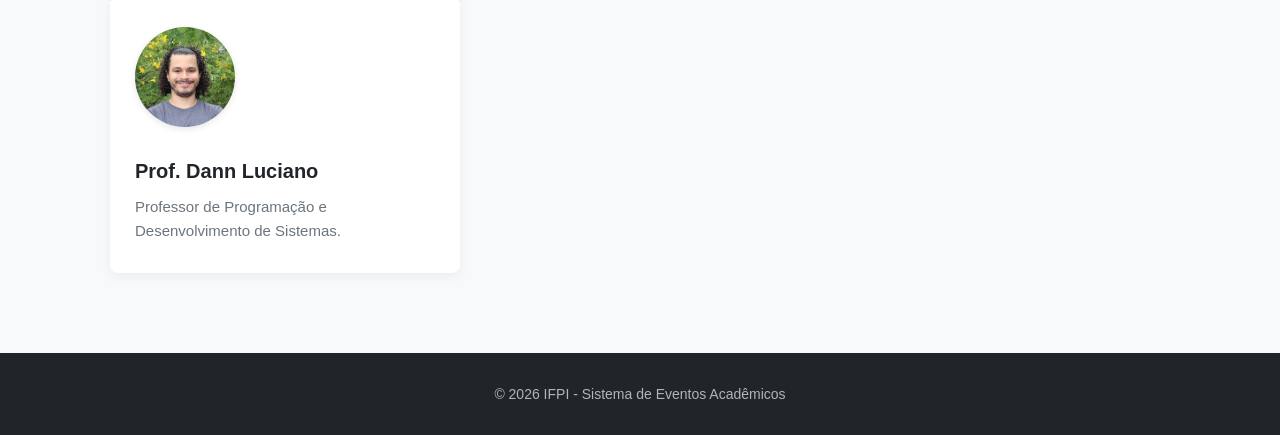
<file: evento-python.html>
<!DOCTYPE html>

<html lang="pt-BR">
<head>
    <meta charset="UTF-8">
    <meta name="viewport" content="width=device-width, initial-scale=1.0">
    <title>Minicurso de Python - IFPI</title>


<link rel="stylesheet" href="css/eventos.css">


</head>
<body>



<header>

    <div class="logo">
    <img src="img/logo.png" alt="Logo IFPI">

    <div class="logo-texto">
        <h1>INSTITUTO FEDERAL</h1>
        <h4>Piauí</h4>
    </div>

    <nav>
        <ul>
            <li><a href="index.html">Home</a></li>
            <li><a href="eventos.html">Eventos</a></li>
            <li><a href="cadastro.html">Cadastro</a></li>
            <li><a href="aluno.html">Área do Aluno</a></li>
        </ul>
    </nav>

</header>


<section class="banner-evento">

    <img src="img/python.jpg" alt="Minicurso de Python">

</section>


<section class="informacoes-evento">

    <h2>Minicurso de Python</h2>

    <p>
        O Minicurso de Python tem como objetivo introduzir os participantes
        aos conceitos fundamentais da programação utilizando uma das linguagens
        mais populares do mercado. Durante o evento serão abordados lógica de
        programação, variáveis, estruturas de decisão, repetição e criação de
        pequenos projetos práticos.
    </p>

    <div class="dados-evento">

        <p><strong>Data:</strong> 12 de Junho de 2026</p>

        <p><strong>Horário:</strong> 08h às 12h</p>

        <p><strong>Local:</strong> Laboratório de Informática 02</p>

        <p><strong>Carga Horária:</strong> 4 horas</p>

        <p><strong>Vagas:</strong> 40 participantes</p>

    </div>

    <button>Inscrever-se</button>

</section>


<section class="programacao">

    <h2>Programação</h2>

    <table border="1">

        <tr>
            <th>Horário</th>
            <th>Atividade</th>
        </tr>

        <tr>
            <td>08:00</td>
            <td>Introdução ao Python</td>
        </tr>

        <tr>
            <td>09:00</td>
            <td>Variáveis e Operadores</td>
        </tr>

        <tr>
            <td>10:00</td>
            <td>Estruturas de Decisão</td>
        </tr>

        <tr>
            <td>11:00</td>
            <td>Estruturas de Repetição e Exercícios</td>
        </tr>

    </table>

</section>


<section class="palestrantes">

    <h2>Instrutor</h2>

    <div class="lista-palestrantes">

        <article class="palestrante">

            <img src="img/dann.png" alt="Instrutor">

            <h3>Prof. Dann Luciano</h3>

            <p>Professor de Programação e Desenvolvimento de Sistemas.</p>

        </article>

    </div>

</section>


<footer>

    <p>
        © 2026 IFPI - Sistema de Eventos Acadêmicos
    </p>

</footer>


</body>
</html>
</file>
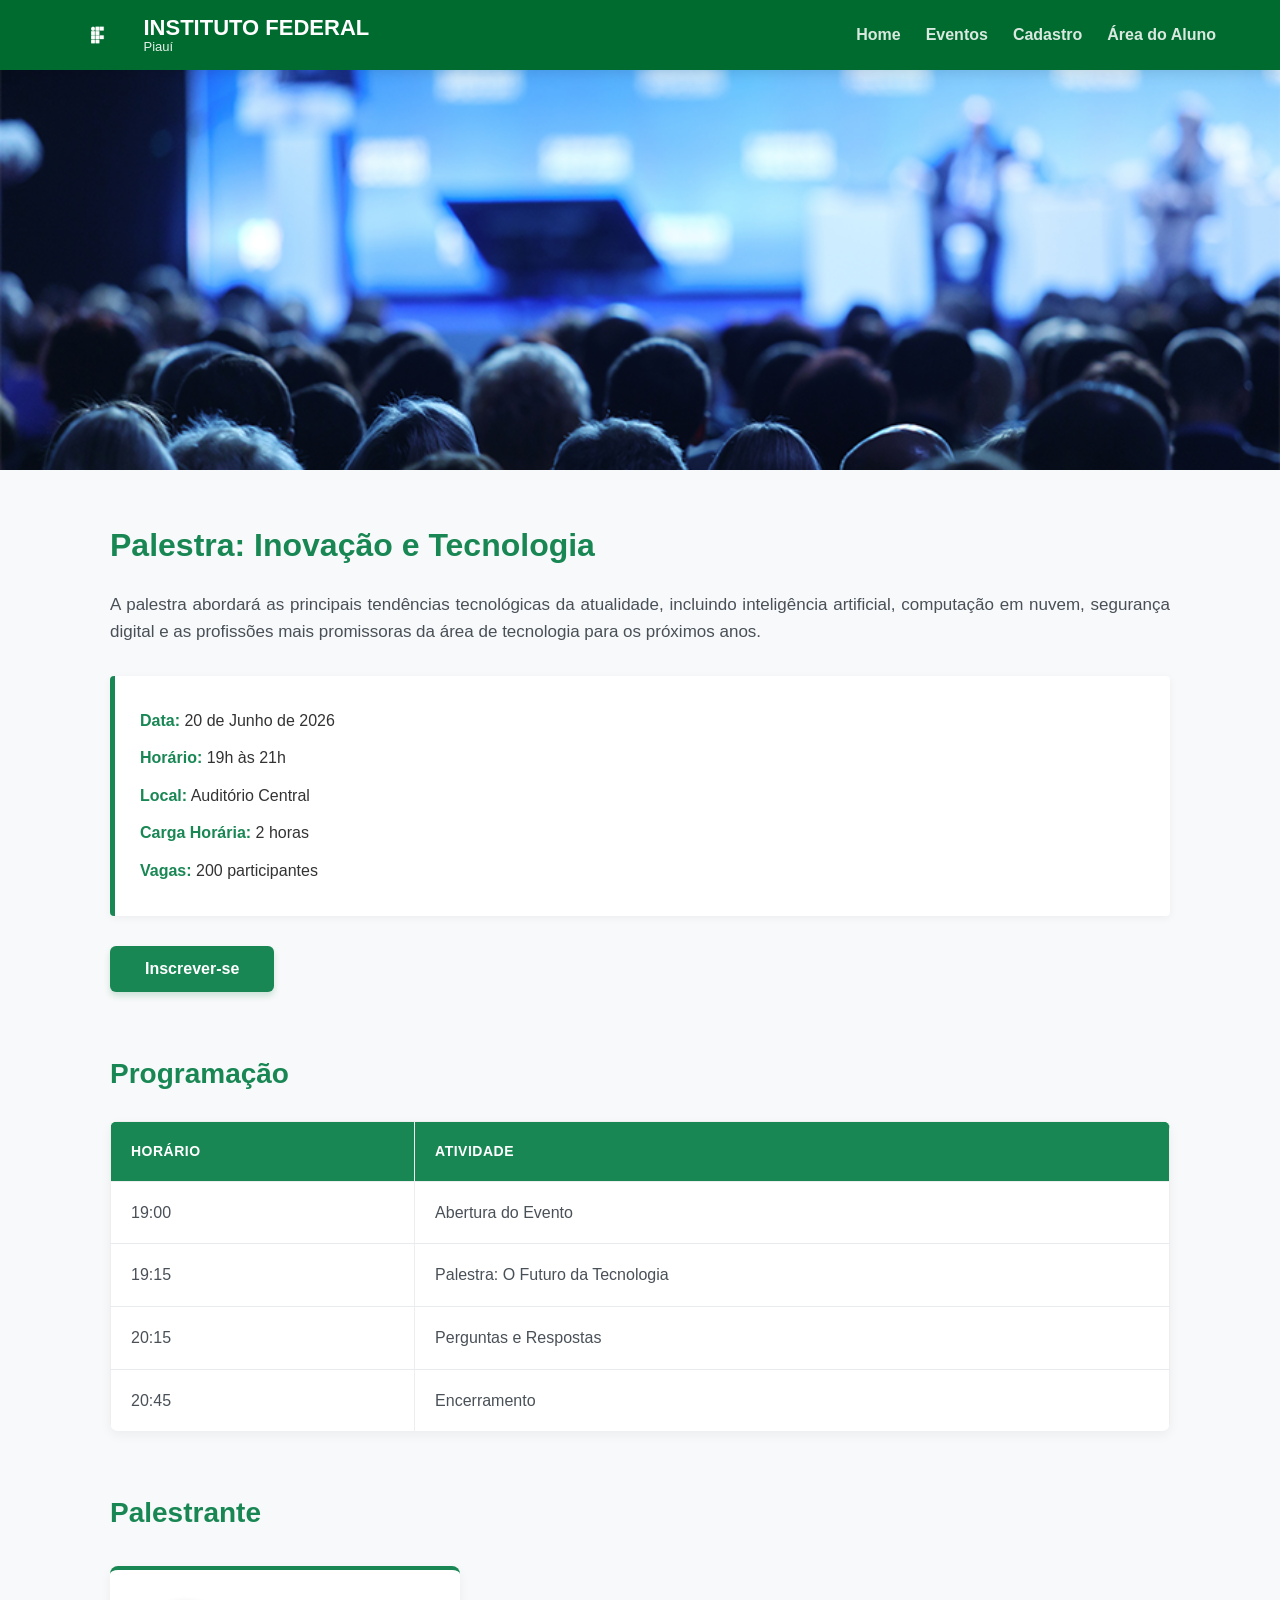
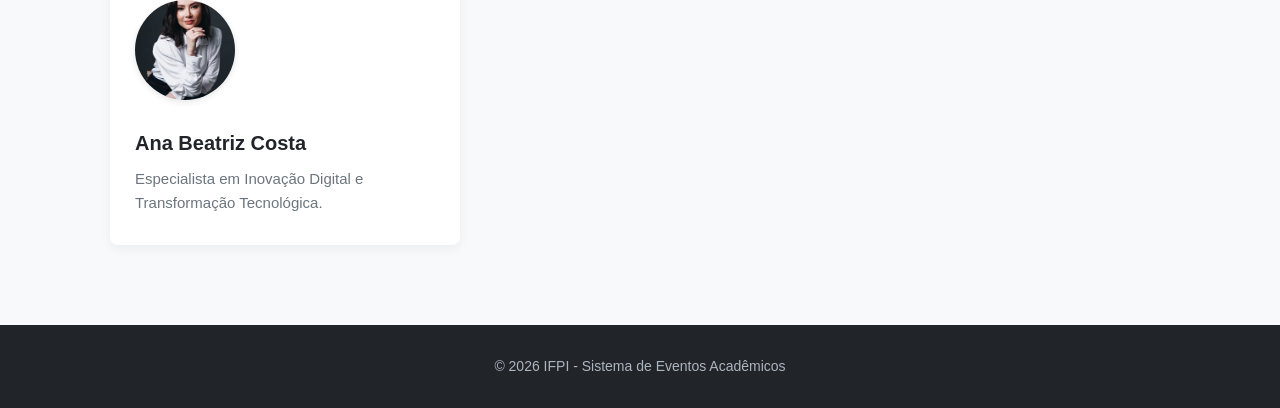
<file: evento-tecnologia.html>
<!DOCTYPE html>

<html lang="pt-BR">
<head>
    <meta charset="UTF-8">
    <meta name="viewport" content="width=device-width, initial-scale=1.0">
    <title>Palestra de Tecnologia - IFPI</title>


<link rel="stylesheet" href="css/eventos.css">


</head>
<body>


<header>

    <div class="logo">
    <img src="img/logo.png" alt="Logo IFPI">

    <div class="logo-texto">
        <h1>INSTITUTO FEDERAL</h1>
        <h4>Piauí</h4>
    </div>

    <nav>
        <ul>
            <li><a href="index.html">Home</a></li>
            <li><a href="eventos.html">Eventos</a></li>
            <li><a href="cadastro.html">Cadastro</a></li>
            <li><a href="aluno.html">Área do Aluno</a></li>
        </ul>
    </nav>

</header>


<section class="banner-evento">

    <img src="img/Palestra de Tecnologia.webp" alt="Palestra de Tecnologia">

</section>


<section class="informacoes-evento">

    <h2>Palestra: Inovação e Tecnologia</h2>

    <p>
        A palestra abordará as principais tendências tecnológicas da atualidade,
        incluindo inteligência artificial, computação em nuvem, segurança digital
        e as profissões mais promissoras da área de tecnologia para os próximos anos.
    </p>

    <div class="dados-evento">

        <p><strong>Data:</strong> 20 de Junho de 2026</p>

        <p><strong>Horário:</strong> 19h às 21h</p>

        <p><strong>Local:</strong> Auditório Central</p>

        <p><strong>Carga Horária:</strong> 2 horas</p>

        <p><strong>Vagas:</strong> 200 participantes</p>

    </div>

    <button>Inscrever-se</button>

</section>


<section class="programacao">

    <h2>Programação</h2>

    <table border="1">

        <tr>
            <th>Horário</th>
            <th>Atividade</th>
        </tr>

        <tr>
            <td>19:00</td>
            <td>Abertura do Evento</td>
        </tr>

        <tr>
            <td>19:15</td>
            <td>Palestra: O Futuro da Tecnologia</td>
        </tr>

        <tr>
            <td>20:15</td>
            <td>Perguntas e Respostas</td>
        </tr>

        <tr>
            <td>20:45</td>
            <td>Encerramento</td>
        </tr>

    </table>

</section>


<section class="palestrantes">

    <h2>Palestrante</h2>

    <div class="lista-palestrantes">

        <article class="palestrante">

            <img src="img/ana.png" alt="Palestrante">

            <h3>Ana Beatriz Costa</h3>

            <p>Especialista em Inovação Digital e Transformação Tecnológica.</p>

        </article>

    </div>

</section>


<footer>

    <p>
        © 2026 IFPI - Sistema de Eventos Acadêmicos
    </p>

</footer>


</body>
</html>
</file>
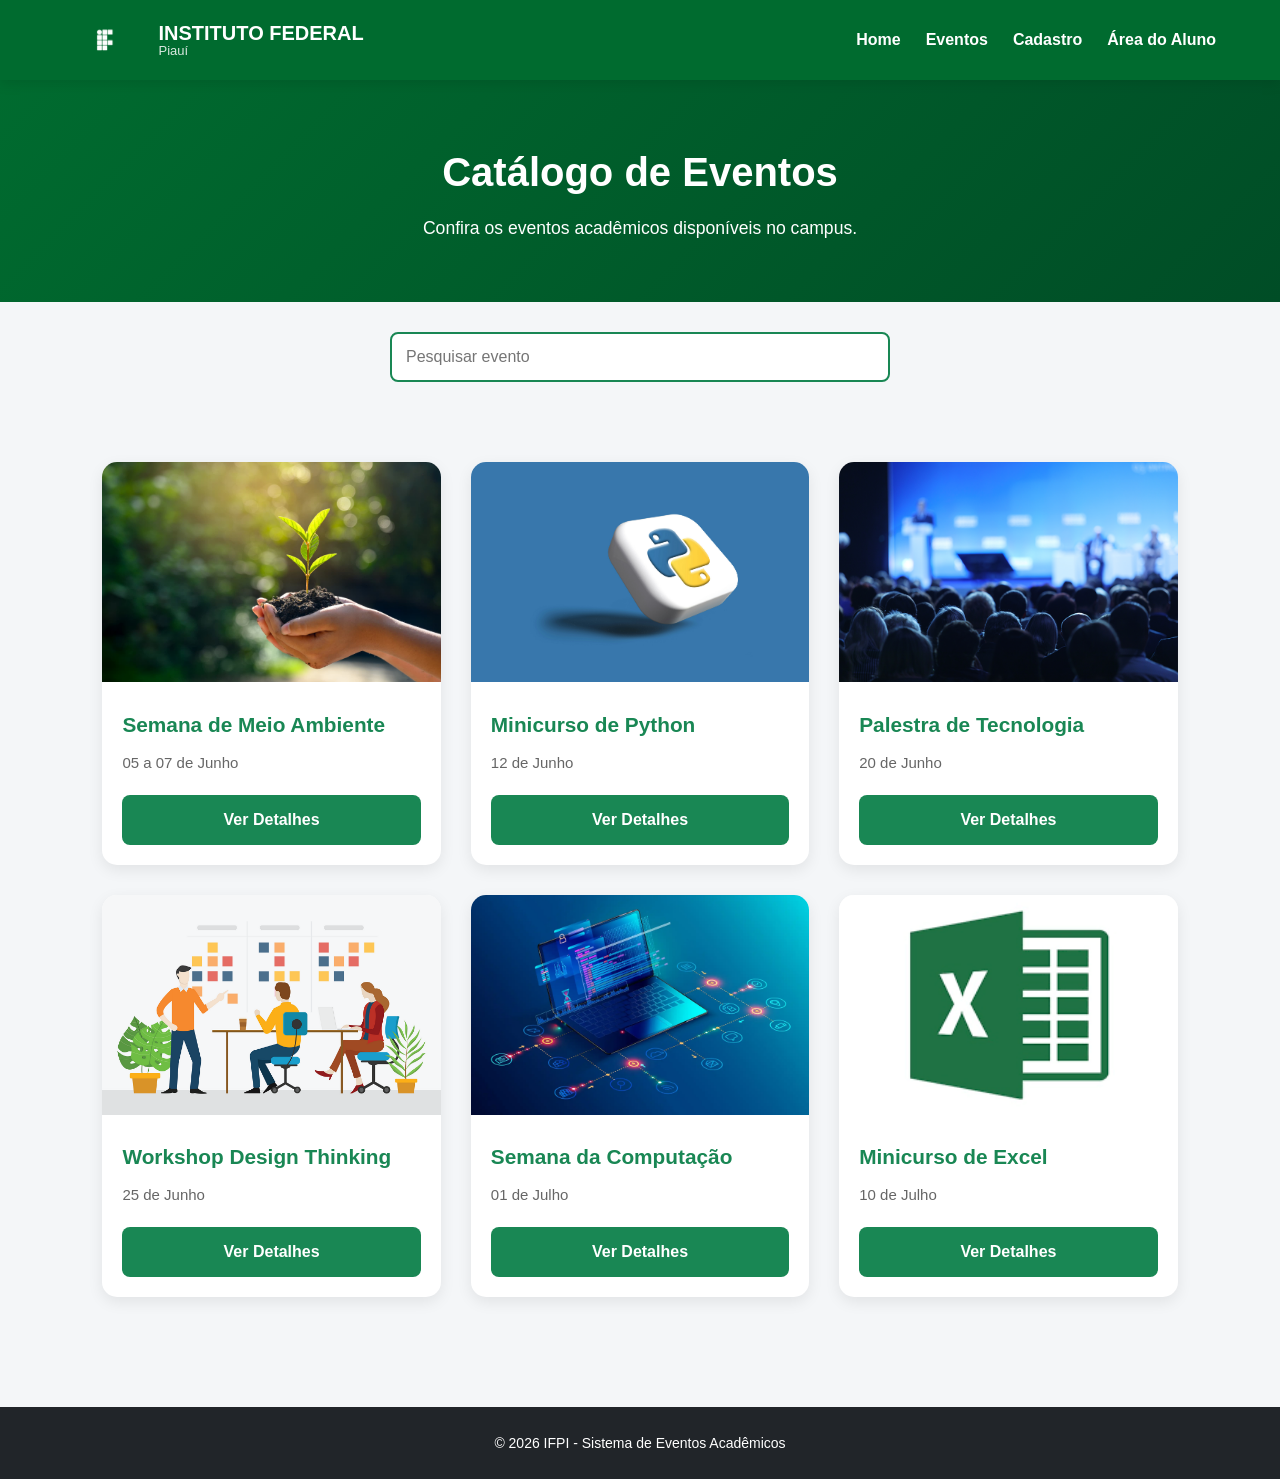
<file: eventos.html>
<!DOCTYPE html>
<html lang="pt-BR">
<head>
    <meta charset="UTF-8">
    <meta name="viewport" content="width=device-width, initial-scale=1.0">
    <title>Eventos - IFPI</title>

    <link rel="stylesheet" href="css/evento.css">
</head>
<body>

    
    <header>

       <div class="logo">
    <img src="img/logo.png" alt="Logo IFPI">

    <div class="logo-texto">
        <h1>INSTITUTO FEDERAL</h1>
        <h4>Piauí</h4>
    </div>
</div>

        <nav>
            <ul>
                <li><a href="index.html">Home</a></li>
                <li><a href="eventos.html">Eventos</a></li>
                <li><a href="cadastro.html">Cadastro</a></li>
                <li><a href="aluno.html">Área do Aluno</a></li>
            </ul>
        </nav>

    </header>

    
    <section class="titulo-pagina">

        <h2>Catálogo de Eventos</h2>

        <p>
            Confira os eventos acadêmicos disponíveis no campus.
        </p>

    </section>

    
    <section class="busca">

        <input type="text" placeholder="Pesquisar evento">

    </section>

    
    <section class="catalogo-eventos">

        <div class="cards">

            
            <article class="card">

                <img src="img/meio-ambiente.jpg" alt="Meio Ambiente">

                <h3>Semana de Meio Ambiente</h3>

                <p>05 a 07 de Junho</p>

                <a href="evento-meio-ambiente.html">Ver Detalhes</a>

            </article>

            
            <article class="card">

                <img src="img/python.jpg" alt="Python">

                <h3>Minicurso de Python</h3>

                <p>12 de Junho</p>

                <a href="evento-python.html">Ver Detalhes</a>

            </article>

            
            <article class="card">

                <img src="img/Palestra de Tecnologia.webp" alt="Tecnologia">

                <h3>Palestra de Tecnologia</h3>

                <p>20 de Junho</p>

                <a href="evento-tecnologia.html">Ver Detalhes</a>

            </article>

            
            <article class="card">

                <img src="img/Workshops.png" alt="Design Thinking">

                <h3>Workshop Design Thinking</h3>

                <p>25 de Junho</p>

                <a href="evento-design-thinking.html">Ver Detalhes</a>

            </article>

           
            <article class="card">

                <img src="img/computação.jpg" alt="Computação">

                <h3>Semana da Computação</h3>

                <p>01 de Julho</p>

                <a href="evento-computacao.html">Ver Detalhes</a>

            </article>

           
            <article class="card">

                <img src="img/excel.png" alt="Excel">

                <h3>Minicurso de Excel</h3>

                <p>10 de Julho</p>

                <a href="evento-excel.html">Ver Detalhes</a>

            </article>

        </div>

    </section>

   
    <footer>

        <p>
            © 2026 IFPI - Sistema de Eventos Acadêmicos
        </p>

    </footer>

</body>
</html>
</file>
<file: css/style.css>
<<<<<< Updated upstream
/* ==========================================================================
                        1. RESET E CONFIGURAÇÕES GERAIS
   ========================================================================== */
* 


img {
    width: 350px;
    height: 250px;
    object-fit: cover;
}

.logo{
    display: flex;
    align-items: center;
    gap: 2px;
}

.logo img{
    width: 150px; /* aumenta a logo */
    height: 150px;
    display: block;
}

.logo-texto{
    display: flex;
    flex-direction: column;
    justify-content: center;
}

.logo-texto h1{
    color: #f1eded;
    font-size: 16px;
    font-weight: 700;
    margin: 0;
    line-height: 1;
}

.logo-texto h4{
    color: #fff;
    font-size: 11px;
    font-weight: 500;
    margin: 0;
    line-height: 1;
    
}




/* Reset */
*{
>>>>>>> Stashed changes
    margin: 0;
    padding: 0;
    box-sizing: border-box;
}

body {
    font-family: Arial, Helvetica, sans-serif;
    background-color: #f4f4f4;
    color: #333;
    line-height: 1.6;
}

/* Regra geral de imagens para segurança do layout */
img {
    max-width: 100%;
    height: auto;
    object-fit: cover;
}

/* ==========================================================================
   2. CABEÇALHO (HEADER) E MENU DE NAVEGAÇÃO
   ========================================================================== */
header {
    background: #006b2f; /* Cor original mantida */
    padding: 10px 5%; /* Adiciona um respiro elegante nas laterais */
    min-height: 80px;
    display: flex;
    justify-content: space-between;
    align-items: center;
    box-shadow: 0 4px 10px rgba(0, 0, 0, 0.1);
    width: 100%;
}



/* Container da Logo (Imagem + Texto) */
.logo {
    display: flex;
    align-items: center;
    gap: 12px; /* Espaço uniforme entre o ícone e as palavras */
}

/* Ajuste fino para a imagem não criar espaços fantasmas gigantes */
.logo img {
    width: auto;
    height: 55px; /* Altura ideal para preencher bem a barra verde */
    max-height: 55px;
    display: block;
    object-fit: contain; /* Garante que a imagem não distorça */
}

/* Bloco de Texto ao lado do Ícone */
.logo-texto {
    display: flex;
    flex-direction: column;
    justify-content: center;
}

.logo-texto h1 {
    color: #ffffff;
    font-size: 20px; /* Aumentado para melhor leitura */
    font-weight: 700;
    margin: 0;
    line-height: 1.1;
    white-space: nowrap; /* Evita quebras de linha feias */
}

.logo-texto h4 {
    color: rgba(255, 255, 255, 0.85); /* Branco suave */
    font-size: 13px;
    font-weight: 500;
    margin: 0;
    line-height: 1.1;
}

/* Navegação forçada para a extremidade direita */
nav {
    margin-left: auto; /* Empurra o bloco do menu totalmente para a direita */
}

nav ul {
    list-style: none;
    display: flex;
    gap: 25px; /* Espaçamento confortável entre os links */
    margin: 0;
    padding: 0;
}

nav a {
    color: white;
    text-decoration: none;
    font-weight: bold;
    font-size: 16px;
    transition: 0.3s;
    white-space: nowrap;
}

nav a:hover {
    color: #c7ffd8; /* Efeito hover original preservado */
}

/* ==========================================================================
   3. BANNER PRINCIPAL (HOME)
   ========================================================================== */
.banner {
    position: relative;
    width: 100%;
    overflow: hidden;
   
}

.banner img {
    width: 100%;
    height: 450px;
    object-fit: cover;
    display: block;
    filter: brightness(60%);
    
}



.banner-texto {
    position: absolute;
    top: 50%;
    left: 8%;
    transform: translateY(-50%);
    color: white;
    max-width: 500px;
    z-index: 2;
      text-shadow: 2px 2px 8px rgba(0,0,0,0.6);
}

.banner-texto h2 {
    font-size: 2.5rem;
    margin-bottom: 15px;
    text-shadow: 0 2px 4px rgba(0, 0, 0, 0.4); /* Sombra para ler melhor no fundo claro */
}

.banner-texto p {
    font-size: 1.1rem;
    margin-bottom: 20px;
    text-shadow: 0 1px 3px rgba(0, 0, 0, 0.4);
}

.banner-texto a {
    background-color: #00a651;
    color: white;
    padding: 12px 25px;
    text-decoration: none;
    border-radius: 5px;
    font-weight: bold;
    box-shadow: 0 4px 6px rgba(0, 0, 0, 0.15);
    transition: background-color 0.2s;
}

.banner-texto a:hover {
    background-color: #008f45;
}

/* ==========================================================================
   4. SEÇÃO DE EVENTOS EM DESTAQUE (CARDS)
   ========================================================================== */
.eventos-destaque {
    padding: 60px 8%;
    text-align: center;
}

.eventos-destaque h2 {
    margin-bottom: 40px;
    color: #006633;
    font-size: 2rem;
}

.cards {
    display: flex;
    justify-content: center;
    gap: 25px;
    flex-wrap: wrap;
}

.card {
    background: white;
    width: 320px;
    border-radius: 10px;
    overflow: hidden;
    box-shadow: 0 4px 12px rgba(0, 0, 0, 0.1);
    transition: transform 0.3s ease, box-shadow 0.3s ease;
}

.card:hover {
    transform: translateY(-5px);
    box-shadow: 0 6px 18px rgba(0, 0, 0, 0.15);
}

.card img {
    width: 100%;
    height: 200px;
    object-fit: cover;
}

.card h3 {
    margin: 15px;
    color: #222;
}

.card p {
    margin: 0 15px 15px;
    color: #555;
    font-size: 15px;
}

.card a {
    display: inline-block;
    margin-bottom: 20px;
    background: #006633;
    color: white;
    padding: 10px 20px;
    text-decoration: none;
    border-radius: 5px;
    font-weight: 600;
    transition: background-color 0.2s;
}

.card a:hover {
    background: #008f45;
}

/* ==========================================================================
   5. AGENDA / CALENDÁRIO
   ========================================================================== */
.calendar-section {
    padding: 60px 8%;
    background: white;
    text-align: center;
}

.section-header h2 {
    color: #006633;
    margin-bottom: 10px;
}

.section-header p {
    margin-bottom: 30px;
    color: #666;
}

.calendar-grid {
    display: flex;
    justify-content: center;
    gap: 15px;
    flex-wrap: wrap;
}

.calendar-day {
    width: 90px;
    height: 90px;
    background: #f0f0f0;
    border-radius: 10px;
    font-size: 1.3rem;
    font-weight: bold;
    display: flex;
    flex-direction: column;
    justify-content: center;
    align-items: center;
    transition: 0.3s;
    color: #333;
}

.calendar-day:hover {
    transform: scale(1.05);
}

.calendar-day small {
    font-size: 0.7rem;
    font-weight: normal;
    text-transform: uppercase;
}

.highlight {
    background: #00a651;
    color: white;
}

/* ==========================================================================
   6. RODAPÉ (FOOTER)
   ========================================================================== */
footer {
    background: #006633;
    color: white;
    text-align: center;
    padding: 25px;
    margin-top: 60px;
    font-size: 14px;
}

/* ==========================================================================
   7. RESPONSIVIDADE (Telas menores e Celulares)
   ========================================================================== */
@media(max-width: 768px) {
    header {
        flex-direction: column;
        gap: 15px;
        padding: 20px;
        text-align: center;
    }

    nav {
        margin-left: 0; /* Centraliza o menu no mobile */
    }

    nav ul {
        flex-wrap: wrap;
        justify-content: center;
        gap: 15px;
    }

    .banner img {
        height: 300px;
    }           

    .banner-texto {
        left: 5%;
        right: 5%;
        text-align: center;
    }

    .banner-texto h2 {
        font-size: 1.8rem;
    }

    .banner-texto p {
        font-size: 1rem;
    }
}
</file>
<file: css/aluno.css>
/* ==========================================================================
   1. RESET, CONFIGURAÇÕES GERAIS E COMPATIBILIDADE DA HOME
   ========================================================================== */
* {
    margin: 0;
    padding: 0;
    box-sizing: border-box;
}

body {
    font-family: Arial, sans-serif;
    background-color: #f4f6f8;
    color: #333;
    line-height: 1.6;
}

/* ==========================================================================
   2. CABEÇALHO (HEADER) E MENU DE NAVEGAÇÃO (IDÊNTICO À HOME)
   ========================================================================== */
header {
    background-color: #006b2f; 
    display: flex;
    align-items: center;
    padding: 10px 5%; 
    min-height: 70px; 
    box-shadow: 0 4px 12px rgba(0, 0, 0, 0.1);
    position: relative; /* Mantém o cabeçalho como ponto de referência original */
    z-index: 1000;
    width: 100%;
}

/* Container da Logo */
.logo {
    display: flex;
    align-items: center;
    gap: 12px;
}

.logo img {
    height: 45px;
    width: auto;
    display: block;
}

.logo-texto {
    display: flex;
    flex-direction: column;
    justify-content: center;
}

.logo-texto h1 {
    color: #ffffff;
    font-size: 18px;
    font-weight: 700;
    white-space: nowrap;
    margin: 0;
    line-height: 1.1;
}

.logo-texto h4 {
    color: rgba(255, 255, 255, 0.9);
    font-size: 13px;
    font-weight: 400;
    margin: 0;
    line-height: 1.1;
}

/* Mantém compatibilidade caso o HTML antigo com apenas h1 esteja rodando */
.logo h1 {
    color: #ffffff;
    font-size: 22px;
    font-weight: 700;
    white-space: nowrap;
    margin: 0;
}

/* FORÇANDO O MENU PARA A DIREITA  */
nav {
    position: absolute;
    right: 5%; /* Alinha perfeitamente com a margem direita do header */
    top: 50%;
    transform: translateY(-50%); /* Centraliza o menu verticalmente */
}

nav ul {
    display: flex;
    list-style: none;
    gap: 25px;
    margin: 0;
    padding: 0;
}

nav ul li a {
    color: rgba(255, 255, 255, 0.85);
    text-decoration: none;
    font-weight: 600;
    font-size: 16px;
    transition: color 0.2s ease;
    white-space: nowrap;
}

nav ul li a:hover {
    color: #ffffff;
}

/* ==========================================================================
   3. SEÇÃO: PERFIL DO ALUNO (BANNER PRINCIPAL)
   ========================================================================== */
.perfil-aluno {
    background: linear-gradient(135deg, #006b2f, #004d26);
    color: white;
    text-align: center;
    padding: 50px 20px;
}

.perfil-aluno img {
    width: 130px;
    height: 130px;
    border-radius: 50%;
    object-fit: cover;
    border: 4px solid white;
    box-shadow: 0 4px 10px rgba(0, 0, 0, 0.2);
    margin-bottom: 15px;
}

.perfil-aluno h2 {
    font-size: 2.2rem;
    margin-bottom: 15px;
}

.perfil-aluno p {
    font-size: 1.05rem;
    margin-bottom: 5px;
    font-weight: 300;
}

.perfil-aluno p strong {
    color: #d4edda;
    font-weight: bold;
}

/* ==========================================================================
   4. SEÇÃO: RESUMO (CARDS DE HORAS E EVENTOS)
   ========================================================================== */
.resumo {
    display: grid;
    grid-template-columns: repeat(auto-fit, minmax(250px, 1fr));
    gap: 25px;
    padding: 40px 8% 20px;
}

.card-resumo {
    background: white;
    border-radius: 12px;
    padding: 25px;
    text-align: center;
    box-shadow: 0 4px 12px rgba(0,0,0,0.05);
    border-top: 5px solid #198754;
    transition: transform 0.3s ease;
}

.card-resumo:hover {
    transform: translateY(-5px);
}

.card-resumo h3 {
    color: #666;
    font-size: 1.1rem;
    margin-bottom: 10px;
}

.card-resumo p {
    color: #198754;
    font-size: 2rem;
    font-weight: bold;
}

/* ==========================================================================
   5. SEÇÃO: INSCRIÇÕES (TABELA DE EVENTOS)
   ========================================================================== */
.inscricoes {
    padding: 30px 8%;
}

.inscricoes h2 {
    color: #198754;
    font-size: 1.6rem;
    margin-bottom: 20px;
    border-bottom: 2px solid #198754;
    padding-bottom: 5px;
}

table {
    width: 100%;
    border-collapse: collapse;
    background: white;
    border-radius: 8px;
    overflow: hidden;
    box-shadow: 0 4px 12px rgba(0,0,0,0.05);
}

th, td {
    padding: 15px 20px;
    text-align: left;
}

th {
    background-color: #198754;
    color: white;
    font-weight: bold;
    font-size: 15px;
}

tr {
    border-bottom: 1px solid #eee;
}

tr:last-child {
    border-bottom: none;
}

tr:hover {
    background-color: #f8f9fa;
}

/* ==========================================================================
   6. SEÇÃO: CERTIFICADOS
   ========================================================================== */
.certificados {
    padding: 30px 8% 60px;
    
}


.certificados h2 {
    color: #198754;
    font-size: 1.6rem;
    margin-bottom: 20px;
    border-bottom: 2px solid #198754;
    padding-bottom: 5px;
}

.lista-certificados {
    display: grid;
    grid-template-columns: repeat(auto-fit, minmax(300px, 1fr));
    gap: 25px;
}

.certificado a{
    text-decoration: none;
    color: #ffffff; 
}

.certificado {
    background: white;
    border-radius: 12px;
    padding: 20px;
    box-shadow: 0 4px 12px rgba(0,0,0,0.05);
    display: flex;
    flex-direction: column;
    justify-content: space-between;
}

.certificado h3 {
    color: #198754;
    font-size: 1.2rem;
    margin-bottom: 8px;
}

.certificado p {
    color: #666;
    font-size: 14px;
    margin-bottom: 15px;
}

.certificado button {
    background-color: #198754;
    color: white;
    border: none;
    padding: 10px;
    border-radius: 6px;
    font-weight: bold;
    cursor: pointer;
    transition: 0.3s;
    width: 100%;
     
}

.certificado button:hover {
    background-color: #146c43;
}

/* ==========================================================================
   7. RODAPÉ (FOOTER)
   ========================================================================== */
footer {
    background-color: #212529;
    color: white;
    text-align: center;
    padding: 25px 20px;
    font-size: 14px;
    width: 100%;
}

/* ==========================================================================
   8. RESPONSIVIDADE CORRIGIDA (Menu expansivo, tabelas e cards adaptados)
   ========================================================================== */
@media (max-width: 768px) {
    
    /* 1. Correção do Menu e Cabeçalho */
    header {
        flex-direction: column;
        align-items: center;
        gap: 20px;
        padding: 20px 5%;
        min-height: auto;
    }

    .logo {
        flex-direction: column;
        text-align: center;
        gap: 8px;
    }

    nav {
        position: static; 
        transform: none;  
        width: 100%;      
    }

    nav ul {
        flex-direction: row; 
        flex-wrap: wrap;      
        justify-content: center;
        gap: 12px;           
        width: 100%;
    }

    nav ul li {
        flex: 1 1 auto; 
        text-align: center;
    }

    nav ul li a {
        display: block;
        
        border-radius: 6px;
        font-size: 17px; 
    }

    /* 2. Redução de margens gerais no celular para ganhar espaço */
    .perfil-aluno h2 {
        font-size: 1.8rem;
    }

    .resumo, .inscricoes, .certificados {
        padding: 20px 4%; /* Usa melhor as laterais da tela do celular */
    }

    .resumo {
        gap: 15px; /* Deixa os cards de resumo mais próximos */
    }

    /* 3. Reestruturação da Tabela para virar blocos/cards */
    table, thead, tbody, th, td, tr {
        display: block;
        width: 100%;
    }

    th {
        display: none; /* Esconde o cabeçalho original em linha */
    }

    tr {
        margin-bottom: 20px;
        box-shadow: 0 4px 10px rgba(0,0,0,0.05);
        border: 1px solid #e2e8f0;
        border-radius: 10px;
        background: white;
        overflow: hidden;
    }

    td {
        text-align: right;
        padding: 12px 20px;
        padding-left: 45%; /* Abre espaço na esquerda para o texto fixo */
        position: relative;
        border-bottom: 1px solid #f1f5f9;
    }

    td:last-child {
        border-bottom: none;
    }

    /* Injeta o nome da coluna no lado esquerdo do celular */
    td::before {
        content: attr(data-label); 
        position: absolute;
        left: 20px;
        top: 50%;
        transform: translateY(-50%); /* Centraliza o texto verticalmente */
        width: 40%;
        text-align: left;
        font-weight: bold;
        color: #198754;
    }
}
</file>
<file: css/cadastro.css>
/* ==========================================================================
   1. RESET, CONFIGURAÇÕES GERAIS E COMPATIBILIDADE DA HOME
   ========================================================================== */
* {
    margin: 0;
    padding: 0;
    box-sizing: border-box;
}

body {
    font-family: Arial, sans-serif;
    background-color: #f4f6f8;
    color: #333;
    line-height: 1.6;
}

/* ==========================================================================
   2. CABEÇALHO (HEADER) E MENU DE NAVEGAÇÃO (IDÊNTICO À HOME)
   ========================================================================== */
header {
    background-color: #006b2f; 
    display: flex;
    align-items: center;
    padding: 10px 5%; 
    min-height: 70px; 
    box-shadow: 0 4px 12px rgba(0, 0, 0, 0.1);
    position: relative; /* Mantém o cabeçalho como ponto de referência original */
    z-index: 1000;
    width: 100%;
}

/* Container da Logo */
.logo {
    display: flex;
    align-items: center;
    gap: 12px;
}

.logo img {
    height: 45px;
    width: auto;
    display: block;
}

.logo-texto {
    display: flex;
    flex-direction: column;
    justify-content: center;
}

.logo-texto h1 {
    color: #ffffff;
    font-size: 18px;
    font-weight: 700;
    white-space: nowrap;
    margin: 0;
    line-height: 1.1;
}

.logo-texto h4 {
    color: rgba(255, 255, 255, 0.9);
    font-size: 13px;
    font-weight: 400;
    margin: 0;
    line-height: 1.1;
}

/* Mantém compatibilidade caso o HTML antigo com apenas h1 esteja rodando */
.logo h1 {
    color: #ffffff;
    font-size: 22px;
    font-weight: 700;
    white-space: nowrap;
    margin: 0;
}

/* FORÇANDO O MENU PARA A DIREITA */
nav {
    position: absolute;
    right: 5%; /* Alinha perfeitamente com a margem direita do header */
    top: 50%;
    transform: translateY(-50%); /* Centraliza o menu verticalmente */
}

nav ul {
    display: flex;
    list-style: none;
    gap: 25px;
    margin: 0;
    padding: 0;
}

nav ul li a {
    color: rgba(255, 255, 255, 0.85);
    text-decoration: none;
    font-weight: 600;
    font-size: 16px;
    transition: color 0.2s ease;
    white-space: nowrap;
}

nav ul li a:hover {
    color: #ffffff;
}

/* ==========================================================================
   3. TÍTULO DA PÁGINA (BANNER DESTAQUE VERDE)
   ========================================================================== */
.titulo-pagina {
    background: linear-gradient(135deg, #006b2f, #004d26);
    color: white;
    text-align: center;
    padding: 60px 20px;
}

.titulo-pagina h2 {
    font-size: 2.5rem;
    margin-bottom: 10px;
}

.titulo-pagina p {
    font-size: 1.1rem;
    max-width: 600px;
    margin: 0 auto;
}

/* ==========================================================================
   4. SEÇÃO: ESTRUTURA DO FORMULÁRIO DE CADASTRO
   ========================================================================== */
.cadastro-evento {
    padding: 50px 20px;
    display: flex;
    justify-content: center;
}

form {
    background: white;
    width: 100%;
    max-width: 650px; 
    padding: 40px;
    border-radius: 15px;
    box-shadow: 0 5px 15px rgba(0,0,0,0.06);
}

/* Elementos de cada campo */
.campo {
    margin-bottom: 22px;
    display: flex;
    flex-direction: column;
}

.campo:last-child {
    margin-bottom: 0;
}

form label {
    font-weight: bold;
    color: #198754;
    margin-bottom: 8px;
    font-size: 15px;
}

/* Estilização padrão para Inputs, Textarea e Select */
form input[type="text"],
form input[type="date"],
form input[type="time"],
form input[type="number"],
form select,
form textarea {
    width: 100%;
    padding: 12px 15px;
    border: 2px solid #ddd;
    border-radius: 8px;
    font-size: 1rem;
    outline: none;
    transition: border-color 0.2s, box-shadow 0.2s;
    background-color: #fafafa;
    font-family: inherit;
}

form input:focus,
form select:focus,
form textarea:focus {
    border-color: #198754;
    background-color: #fff;
    box-shadow: 0 0 0 3px rgba(25, 135, 84, 0.25);
}

form input[type="file"] {
    background: #f4f6f8;
    padding: 10px;
    border: 2px dashed #198754;
    border-radius: 8px;
    cursor: pointer;
}

form textarea {
    resize: vertical;
}

form button[type="submit"] {
    width: 100%;
    background-color: #198754;
    color: white;
    border: none;
    padding: 15px;
    border-radius: 8px;
    font-size: 1.1rem;
    font-weight: bold;
    cursor: pointer;
    transition: background-color 0.3s ease, transform 0.1s ease;
    margin-top: 10px;
}

form button[type="submit"]:hover {
    background-color: #146c43;
}

form button[type="submit"]:active {
    transform: scale(0.98);
}

/* ==========================================================================
   5. RODAPÉ (FOOTER)
   ========================================================================== */
footer {
    background-color: #212529;
    color: white;
    text-align: center;
    padding: 25px 20px;
    margin-top: 60px;
    font-size: 14px;
    width: 100%;
}

/* ==========================================================================
   6. RESPONSIVIDADE CORRIGIDA (Menu adaptável e expansivo no celular)
   ========================================================================== */
@media (max-width: 768px) {
    header {
        flex-direction: column; /* Alinha Logo e Menu um embaixo do outro */
        align-items: center;
        gap: 20px;
        padding: 20px 5%;
        min-height: auto;
    }

    .logo {
        flex-direction: column; /* No celular, empilha o desenho da logo e o texto */
        text-align: center;
        
    }

    /* Remove o absoluto que quebrava o layout no celular */
    nav {
        position: static; 
        transform: none;  
        width: 100%;      /* Força o menu a ocupar a largura total disponível */
    }

    /* Transforma o menu em abas expansivas que quebram linha se necessário */
    nav ul{
    display: flex;
    flex-wrap: wrap;
    justify-content: center;
    gap: 0px;
}

    nav ul li {
        /* Faz com que cada link se comporte como um botão/aba mais fácil de clicar */
        flex: auto ; 
        text-align: center;
    }

    nav ul li a {
        display: block;
        padding: 5px;
        border-radius: 6px;
        font-size: 17px; /* Diminui levemente para caber melhor em telas pequenas */
    }

    /* Título e Formulário */
    .titulo-pagina h2 {
        font-size: 2rem;
    }

    .cadastro-evento {
        padding: 20px 10px; /* Reduz a margem lateral para aproveitar a tela do celular */
    }

    form {
        padding: 25px 15px; /* Dá mais espaço interno para os campos no celular */
        border-radius: 10px;
    }
}
</file>
<file: css/eventos.css>
/* ==========================================================================
   1. CONFIGURAÇÕES GERAIS E RESETS
   ========================================================================== */
* {
    margin: 0;
    padding: 0;
    box-sizing: border-box;
}

body {
    font-family: 'Segoe UI', Arial, sans-serif;
    background-color: #f8f9fa;
    color: #212529;
    line-height: 1.6;
}


/* ==========================================================================
   2. CABEÇALHO (HEADER) E MENU DE NAVEGAÇÃO
   ========================================================================== */
header {
    background-color: #006b2f; 
    display: flex;
    align-items: center;
    padding: 10px 5%; 
    min-height: 70px; 
    box-shadow: 0 4px 12px rgba(0, 0, 0, 0.1);
    position: relative; /* Mantém o cabeçalho como ponto de referência */
    z-index: 1000;
    width: 100%;
}

/* Container da Logo */
.logo {
    display: flex;
    align-items: center;
    gap: 12px;
}

.logo img {
    height: 45px;
    width: auto;
    display: block;
}

.logo-texto {
    display: flex;
    flex-direction: column;
    justify-content: center;
}

.logo-texto h1 {
    color: #ffffff;
    font-size: 18px;
    font-weight: 700;
    white-space: nowrap;
    margin: 0;
    line-height: 1.1;
}

.logo-texto h4 {
    color: rgba(255, 255, 255, 0.9);
    font-size: 13px;
    font-weight: 400;
    margin: 0;
    line-height: 1.1;
}

/* Também mantém compatibilidade caso o HTML antigo com apenas h1 esteja rodando */
.logo h1 {
    color: #ffffff;
    font-size: 22px;
    font-weight: 700;
    white-space: nowrap;
    margin: 0;
}

/* FORÇANDO O MENU PARA A DIREITA (INDEPENDENTE DO HTML) */
nav {
    position: absolute;
    right: 5%; /* Alinha perfeitamente com a margem direita do header */
    top: 50%;
    transform: translateY(-50%); /* Centraliza o menu verticalmente */
}

nav ul {
    display: flex;
    list-style: none;
    gap: 25px;
    margin: 0;
    padding: 0;
}

nav ul li a {
    color: rgba(255, 255, 255, 0.85);
    text-decoration: none;
    font-weight: 600;
    font-size: 16px;
    transition: color 0.2s ease;
    white-space: nowrap;
}

nav ul li a:hover {
    color: #ffffff;
}


/* ==========================================================================
   3. BANNER PRINCIPAL
   ========================================================================== */
.banner-evento {
    width: 100%;
    height: auto; /* Mudado de 400px fixos para auto */
    min-height: 200px; /* Garante um tamanho mínimo mesmo sem imagem */
    background-color: #e9ecef; /* Cor de fundo caso a imagem falhe */
    overflow: hidden;
}

.banner-evento img {
    width: 100%;
    height: auto;
    max-height: 400px; /* Limita a altura máxima de forma flexível */
    object-fit: cover;
    display: block;
}

/* ==========================================================================
   4. SEÇÃO DE INFORMAÇÕES DO EVENTO
   ========================================================================== */
.informacoes-evento {
    max-width: 1100px;
    margin: 50px auto;
    padding: 0 20px;
}

.informacoes-evento h2 {
    color: #198754;
    font-size: 32px;
    margin-bottom: 20px;
    font-weight: 700;
}

.informacoes-evento p {
    font-size: 17px;
    color: #495057;
    text-align: justify;
    margin-bottom: 30px;
}

/* Bloco de dados (Data, Horário, Local...) */
.dados-evento {
    background-color: #ffffff;
    border-left: 5px solid #198754;
    padding: 20px 25px;
    border-radius: 4px;
    box-shadow: 0 2px 8px rgba(0, 0, 0, 0.05);
    margin-bottom: 30px;
}

.dados-evento p {
    margin: 12px 0;
    font-size: 16px;
    color: #333333;
    text-align: left;
}

.dados-evento strong {
    color: #198754;
}

/* Botão de Inscrição */
button {
    background-color: #198754;
    color: #ffffff;
    border: none;
    padding: 14px 35px;
    font-size: 16px;
    font-weight: 600;
    border-radius: 6px;
    cursor: pointer;
    box-shadow: 0 4px 6px rgba(25, 135, 84, 0.2);
    transition: background-color 0.2s, transform 0.1s;
}

button:hover {
    background-color: #146c43;
}

button:active {
    transform: scale(0.98);
}

/* ==========================================================================
   5. SEÇÃO DE PROGRAMAÇÃO (TABELA)
   ========================================================================== */
.programacao {
    max-width: 1100px;
    margin: 60px auto;
    padding: 0 20px;
}

.programacao h2 {
    color: #198754;
    font-size: 28px;
    margin-bottom: 25px;
}

table {
    width: 100%;
    border-collapse: collapse;
    background-color: #ffffff;
    border-radius: 8px;
    overflow: hidden;
    box-shadow: 0 4px 12px rgba(0, 0, 0, 0.05);
    border: none; /* Ignora o border="1" antigo do HTML */
}

th, td {
    padding: 18px 20px;
    text-align: left;
}

th {
    background-color: #198754;
    color: #ffffff;
    font-weight: 600;
    text-transform: uppercase;
    font-size: 14px;
    letter-spacing: 0.5px;
}

td {
    border-bottom: 1px solid #e9ecef;
    color: #495057;
    font-size: 16px;
}

tr:last-child td {
    border-bottom: none;
}

tr:hover {
    background-color: #f1f8f4;
}

/* ==========================================================================
   6. SEÇÃO DE PALESTRANTES
   ========================================================================== */
.palestrantes {
    max-width: 1100px;
    margin: 60px auto;
    padding: 0 20px;
}

.palestrantes h2 {
    color: #198754;
    font-size: 28px;
    margin-bottom: 30px;
}

.lista-palestrantes {
    display: flex;
    gap: 30px;
    flex-wrap: wrap;
}

.palestrante {
    background-color: #ffffff;
    border-radius: 8px;
    padding: 30px 25px;
    width: 100%;
    max-width: 350px;
    box-shadow: 0 4px 12px rgba(0, 0, 0, 0.05);
    border-top: 4px solid #198754;
}

.palestrante img {
    width: 100px;
    height: 100px;
    border-radius: 50%;
    object-fit: cover;
    margin-bottom: 20px;
    box-shadow: 0 2px 6px rgba(0,0,0,0.1);
}

.palestrante h3 {
    color: #212529;
    font-size: 20px;
    margin-bottom: 8px;
}

.palestrante p {
    color: #6c757d;
    font-size: 15px;
    margin: 0;
}

.palestrante{
    transition: transform .0s;
}

.palestrante:hover{
    transform: translateY(-5px);
}

/* ==========================================================================
   7. RODAPÉ (FOOTER)
   ========================================================================== */
footer {
    background-color: #212529;
    color: #adb5bd;
    text-align: center;
    padding: 30px 20px;
    margin-top: 80px;
    font-size: 14px;
}

/* ==========================================================================
   8. RESPONSIVIDADE (Telas menores e Celulares)
   ========================================================================== */
@media (max-width: 768px) {
    header {
        flex-direction: column; /* Alinha Logo e Menu um embaixo do outro */
        align-items: center;
        gap: 20px;
        padding: 20px 5%;
        min-height: auto;
    }

    .logo {
        flex-direction: column; /* No celular, empilha o desenho da logo e o texto */
        text-align: center;
        
    }

    /* Remove o absoluto que quebrava o layout no celular */
    nav {
        position: static; 
        transform: none;  
        width: 100%;      /* Força o menu a ocupar a largura total disponível */
    }

    /* Transforma o menu em abas expansivas que quebram linha se necessário */
    nav ul{
    display: flex;
    flex-wrap: wrap;
    justify-content: center;
    gap: 0px;
}

    nav ul li {
        /* Faz com que cada link se comporte como um botão/aba mais fácil de clicar */
        flex: auto ; 
        text-align: center;
    }

    nav ul li a {
        display: block;
        padding: 8px 12px;
        border-radius: 6px;
        font-size: 17px; /* Diminui levemente para caber melhor em telas pequenas */
    }
</file>
<file: css/evento.css>
/* ==========================================================================
   1. RESET E CONFIGURAÇÕES GERAIS
   ========================================================================== */
* {
    margin: 0;
    padding: 0;
    box-sizing: border-box;
}

body {
    font-family: Arial, sans-serif;
    background-color: #f4f6f8;
    color: #333;
    line-height: 1.6;
}

/* ==========================================================================
   2. CABEÇALHO (HEADER) E MENU DE NAVEGAÇÃO
   ========================================================================== */
header {
    background-color: #006b2f;
    display: flex;
    justify-content: space-between; /* Mantém a logo na esquerda e o menu na direita */
    align-items: center;
    padding: 10px 5%; /* Ajustado para dar a mesma margem proporcional dos outros */
    min-height: 80px; /* Garante consistência de altura com o restante do site */
    box-shadow: 0 4px 12px rgba(0,0,0,0.1);
    position: relative;
    z-index: 1000;
    width: 100%;
}

/* Container da Logo */
.logo {
    display: flex;
    align-items: center;
    gap: 12px;
}

/* Evita que a logo com fundo gigante transparente estique o cabeçalho */
.logo img {
    height: 55px; /* Altura idêntica à calibrada nos outros arquivos */
    width: auto;
    max-height: 55px;
    display: block;
    object-fit: contain; /* Impede distorções no símbolo */
}

.logo-texto {
    display: flex;
    flex-direction: column;
    justify-content: center;
}

.logo-texto h1 {
    color: white;
    font-size: 20px; 
    font-weight: 700;
    margin: 0;
    line-height: 1.1;
    white-space: nowrap;
}

.logo-texto h4 {
    color: rgba(255, 255, 255, 0.85);
    font-size: 13px; /* Sincronizado para manter a consistência visual */
    font-weight: 500;
    margin: 0;
    line-height: 1.1;
}

/* Alinhamento Robusto do Menu */
nav {
    margin-left: auto; /* Empurra a navegação 100% em direção ao canto direito */
}

nav ul {
    display: flex;
    list-style: none;
    gap: 25px;
    margin: 0;
    padding: 0;
}

nav ul li a {
    text-decoration: none;
    color: white;
    font-weight: bold;
    font-size: 16px;
    transition: 0.3s;
    white-space: nowrap;
}

nav ul li a:hover {
    color: #d4edda;
}

/* ==========================================================================
   3. TÍTULO E CAMPO DE BUSCA
   ========================================================================== */
.titulo-pagina {
    background: linear-gradient(135deg, #006b2f, #004d26);
    color: white;
    text-align: center;
    padding: 60px 20px;
}

.titulo-pagina h2 {
    font-size: 2.5rem;
    margin-bottom: 10px;
}

.titulo-pagina p {
    font-size: 1.1rem;
}

.busca {
    display: flex;
    justify-content: center;
    padding: 30px 20px;
}

.busca input {
    width: 100%;
    max-width: 500px;
    padding: 14px;
    border: 2px solid #198754;
    border-radius: 8px;
    font-size: 1rem;
    outline: none;
    transition: box-shadow 0.2s;
}

.busca input:focus {
    box-shadow: 0 0 0 3px rgba(25, 135, 84, 0.25);
}

/* ==========================================================================
   4. CATÁLOGO DE EVENTOS (GRID DE CARDS)
   ========================================================================== */
.catalogo-eventos {
    padding: 50px 8%;
}

.cards {
    display: grid;
    grid-template-columns: repeat(auto-fit, minmax(320px, 1fr));
    gap: 30px;
}

.card {
    background: white;
    border-radius: 15px;
    overflow: hidden;
    box-shadow: 0 5px 15px rgba(0,0,0,0.08);
    transition: transform 0.3s ease, box-shadow 0.3s ease;
}

.card:hover {
    transform: translateY(-8px);
    box-shadow: 0 10px 25px rgba(0,0,0,0.15);
}

.card img {
    width: 100%;
    height: 220px;
    object-fit: cover;
}

.card h3 {
    padding: 18px 20px 10px;
    color: #198754;
    font-size: 1.3rem;
}

.card p {
    padding: 0 20px 20px;
    color: #666;
    font-size: 15px;
}

.card a {
    display: block;
    margin: 0 20px 20px;
    text-align: center;
    text-decoration: none;
    background-color: #198754;
    color: white;
    padding: 12px;
    border-radius: 8px;
    font-weight: bold;
    transition: 0.3s;
}

.card a:hover {
    background-color: #146c43;
}

/* ==========================================================================
   5. RODAPÉ (FOOTER)
   ========================================================================== */
footer {
    background-color: #212529;
    color: white;
    text-align: center;
    padding: 25px 20px;
    margin-top: 60px;
    font-size: 14px;
}

/* ==========================================================================
   6. RESPONSIVIDADE (Telas menores e Celulares)
   ========================================================================== */
@media (max-width: 768px) {
    header {
        flex-direction: column;
        gap: 15px;
        text-align: center;
        padding: 20px;
    }

    nav {
        margin-left: 0; /* Centraliza a barra de navegação no mobile */
    }

    nav ul {
        flex-wrap: wrap;
        justify-content: center;
        gap: 15px;
    }

    .titulo-pagina h2 {
        font-size: 2rem;
    }

    .logo img {
        height: 50px;
    }
}
</file>
